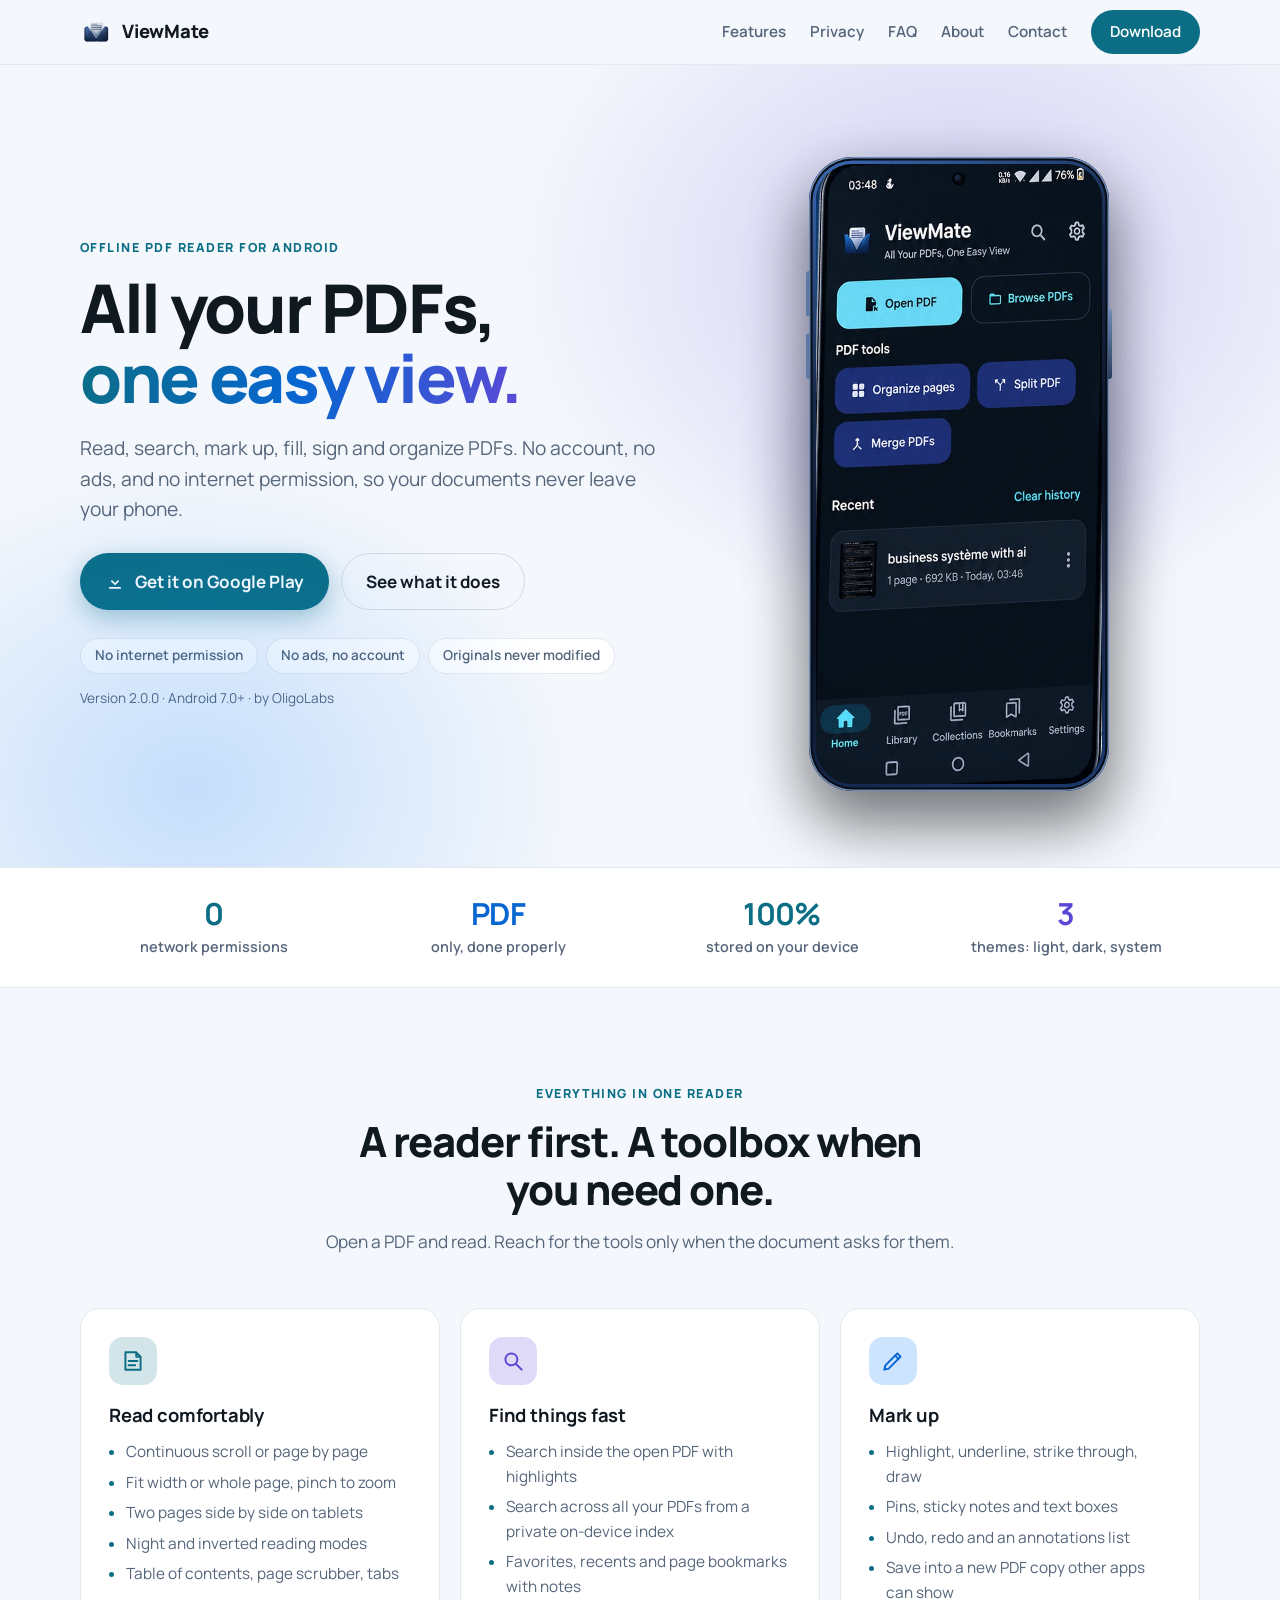
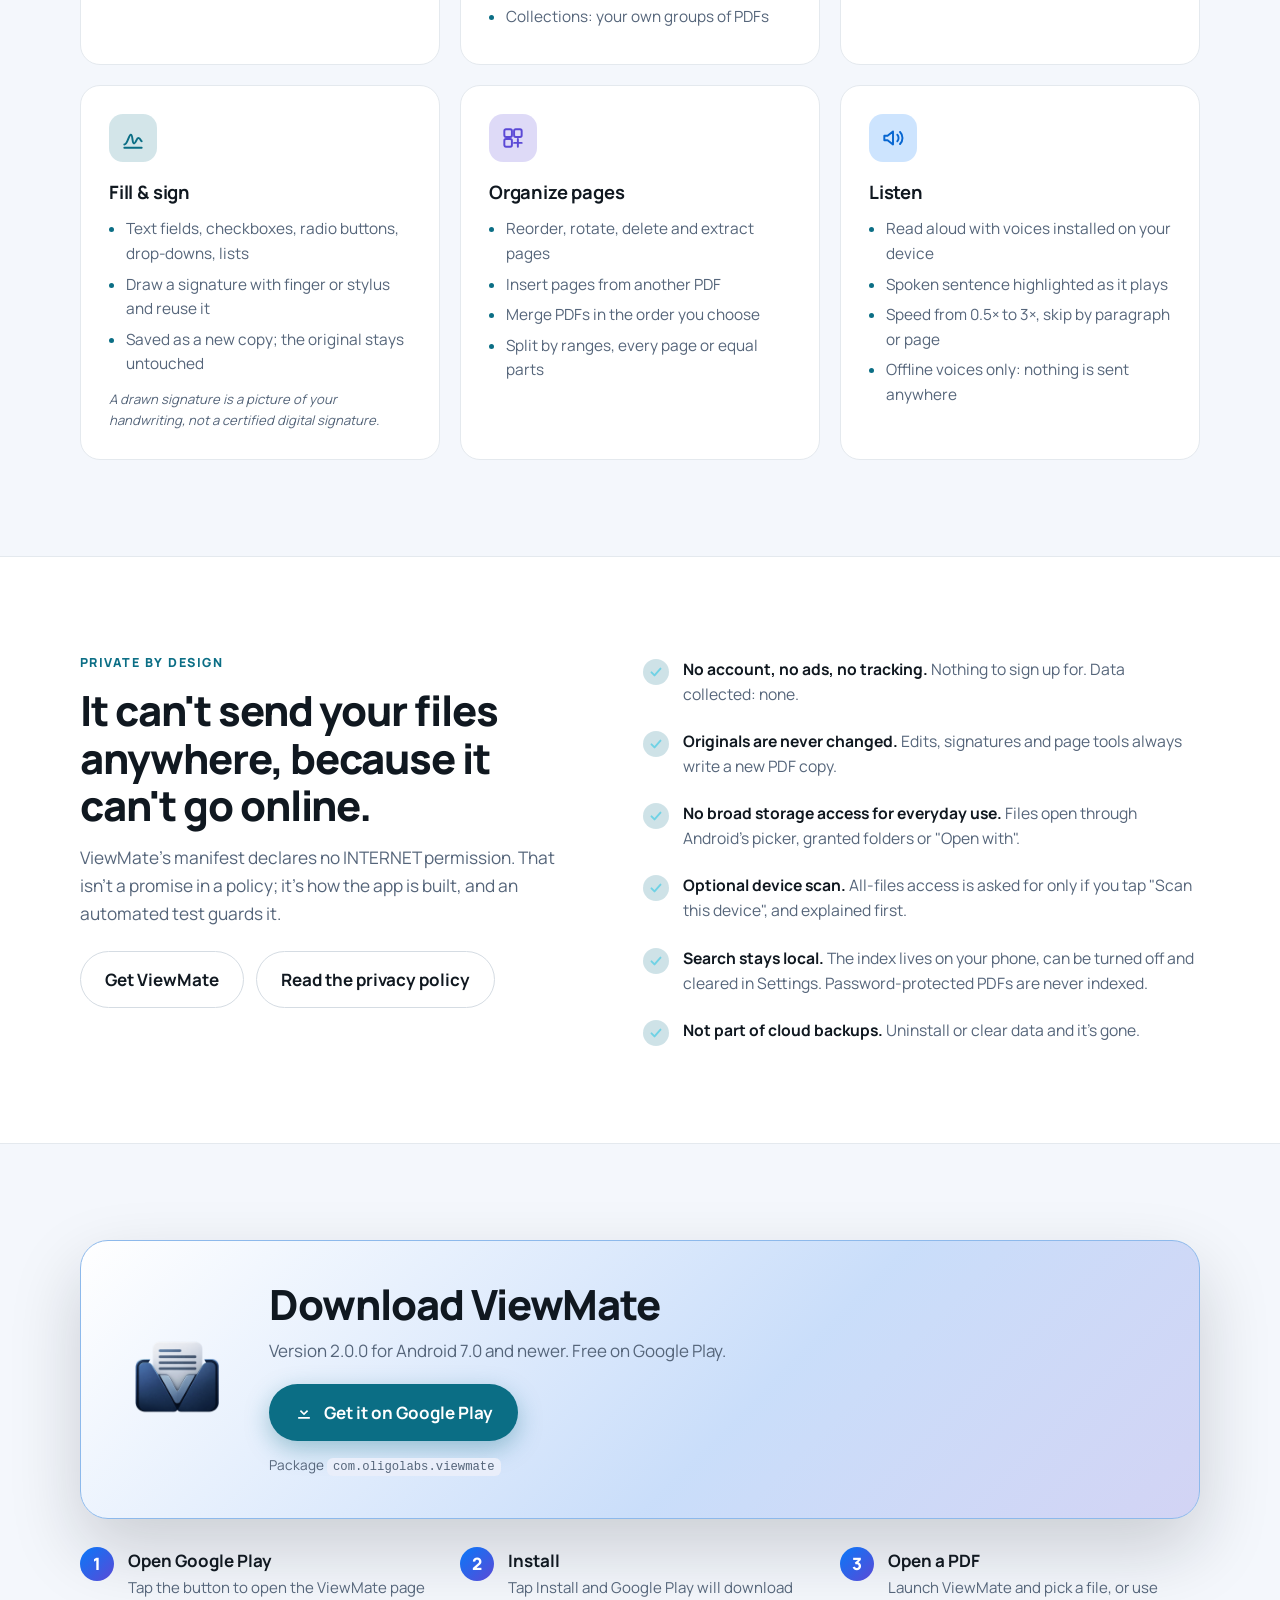
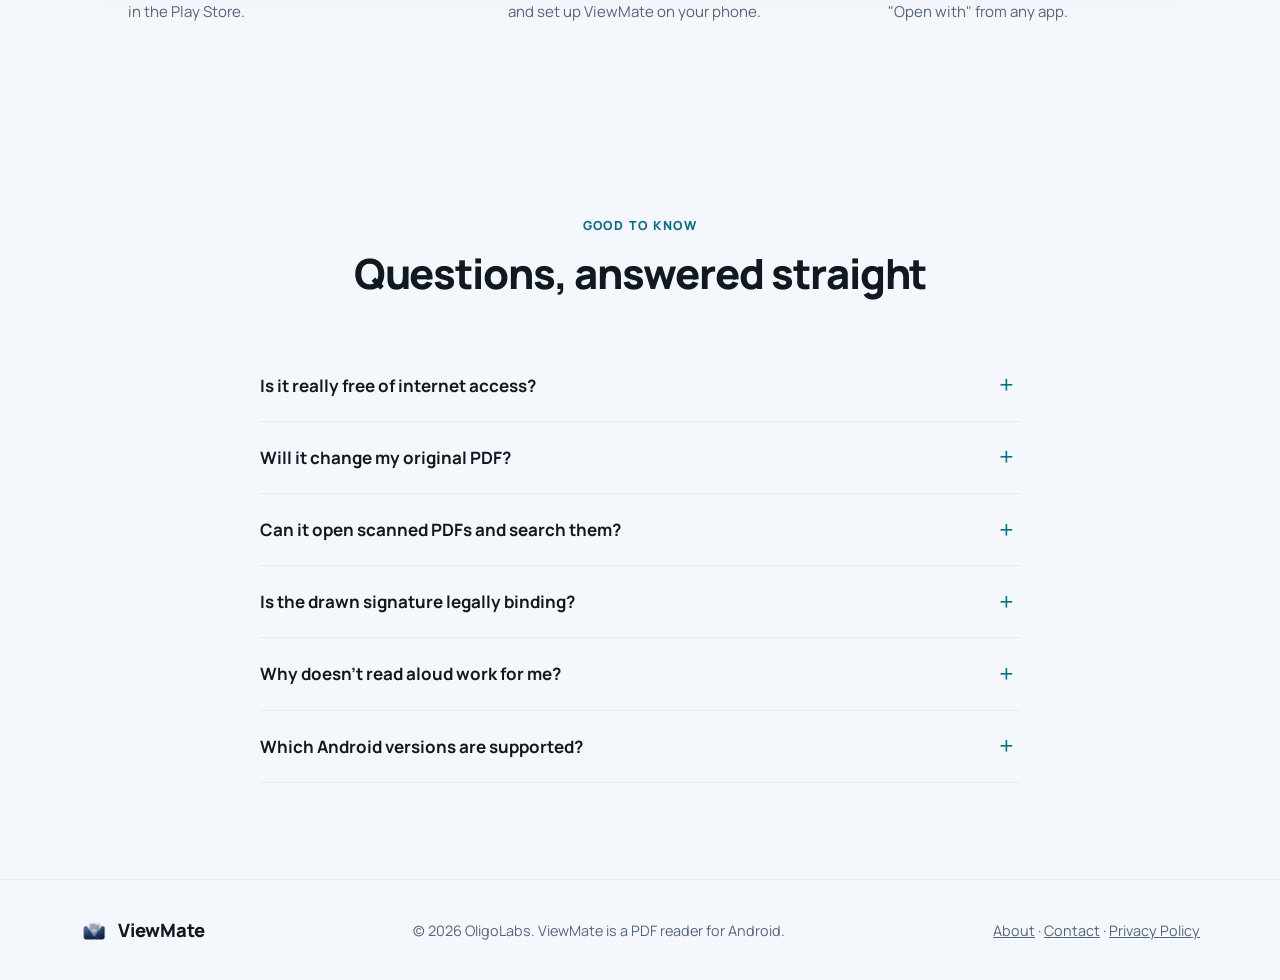
<file: index.html>
<!doctype html>
<html lang="en">
<head>
  <meta charset="utf-8">
  <meta name="viewport" content="width=device-width, initial-scale=1, viewport-fit=cover">
  <title>ViewMate: Offline PDF Reader for Android</title>
  <meta name="description" content="Read, search, mark up, fill and organize PDFs on Android. ViewMate has no account, no ads and no internet permission, so your documents never leave your phone.">
  <meta name="theme-color" content="#101820">
  <meta property="og:title" content="ViewMate: All your PDFs, one easy view">
  <meta property="og:description" content="A private, offline PDF reader for Android. Read, search, mark up, fill, sign and organize.">
  <meta property="og:image" content="assets/icon-512.png">
  <link rel="icon" type="image/png" href="assets/icon-64.png">
  <link rel="apple-touch-icon" href="assets/icon-180.png">
  <link rel="preload" href="assets/Manrope-Variable.ttf" as="font" type="font/ttf" crossorigin>
  <link rel="stylesheet" href="style.css">
</head>
<body>

<header class="nav" id="top">
  <div class="wrap nav-in">
    <a class="brand" href="#top" aria-label="ViewMate home">
      <img src="assets/icon-64.png" width="32" height="32" alt="">
      <span>ViewMate</span>
    </a>
    <nav aria-label="Main">
      <a href="#features">Features</a>
      <a href="#privacy">Privacy</a>
      <a href="#faq">FAQ</a>
      <a href="about.html">About</a>
      <a href="contact.html">Contact</a>
      <a class="btn btn-sm" href="#download">Download</a>
    </nav>
  </div>
</header>

<main>

<!-- HERO -->
<section class="hero">
  <div class="wrap hero-in">
    <div class="hero-copy">
      <p class="eyebrow">Offline PDF reader for Android</p>
      <h1>All your PDFs,<br><span class="grad">one easy view.</span></h1>
      <p class="lede">Read, search, mark up, fill, sign and organize PDFs. No account, no ads, and no internet permission, so your documents never leave your phone.</p>
      <div class="cta">
        <a class="btn" href="https://play.google.com/store/apps/details?id=com.oligolabs.viewmate" target="_blank" rel="noopener">
          <svg viewBox="0 0 24 24" width="20" height="20" aria-hidden="true"><path fill="currentColor" d="M12 3v10.2l3.6-3.6L17 11l-5 5-5-5 1.4-1.4 3.6 3.6V3h1zM5 18h14v2H5z"/></svg>
          Get it on Google Play
        </a>
        <a class="btn btn-ghost" href="#features">See what it does</a>
      </div>
      <ul class="chips" aria-label="Highlights">
        <li>No internet permission</li>
        <li>No ads, no account</li>
        <li>Originals never modified</li>
      </ul>
      <p class="fine">Version 2.0.0 &middot; Android 7.0+ &middot; by OligoLabs</p>
    </div>

    <!-- App screens inside a phone frame, crossfading -->
    <div class="stage">
      <div class="glow" aria-hidden="true"></div>
      <div class="phone">
        <div class="shots">
          <img src="assets/screens/screen-1.webp" width="540" height="1170" alt="ViewMate home screen with Open PDF, Browse PDFs, PDF tools and recent files">
          <img src="assets/screens/screen-2.webp" width="540" height="1170" alt="Display options: Normal, Night and Invert page appearance, scroll or swipe layout, fit width or whole page" loading="lazy">
          <img src="assets/screens/screen-3.webp" width="540" height="1170" alt="Settings screen with System, Light and Dark theme, last-read page, page fit and layout" loading="lazy">
        </div>
      </div>
    </div>
  </div>
</section>

<!-- TRUST STRIP -->
<section class="strip" aria-label="Key facts">
  <div class="wrap strip-in">
    <div><strong>0</strong><span>network permissions</span></div>
    <div><strong>PDF</strong><span>only, done properly</span></div>
    <div><strong>100%</strong><span>stored on your device</span></div>
    <div><strong>3</strong><span>themes: light, dark, system</span></div>
  </div>
</section>

<!-- FEATURES -->
<section class="section" id="features">
  <div class="wrap">
    <div class="head">
      <p class="eyebrow">Everything in one reader</p>
      <h2>A reader first. A toolbox when you need one.</h2>
      <p class="sub">Open a PDF and read. Reach for the tools only when the document asks for them.</p>
    </div>

    <div class="grid">
      <article class="card">
        <div class="ico a"><svg viewBox="0 0 24 24"><path d="M5 4h10l4 4v12H5z M15 4v4h4" /><path d="M8 12h8M8 16h6"/></svg></div>
        <h3>Read comfortably</h3>
        <ul>
          <li>Continuous scroll or page by page</li>
          <li>Fit width or whole page, pinch to zoom</li>
          <li>Two pages side by side on tablets</li>
          <li>Night and inverted reading modes</li>
          <li>Table of contents, page scrubber, tabs</li>
        </ul>
      </article>

      <article class="card">
        <div class="ico b"><svg viewBox="0 0 24 24"><circle cx="10.5" cy="10.5" r="5.5"/><path d="M15 15l5 5"/></svg></div>
        <h3>Find things fast</h3>
        <ul>
          <li>Search inside the open PDF with highlights</li>
          <li>Search across all your PDFs from a private on-device index</li>
          <li>Favorites, recents and page bookmarks with notes</li>
          <li>Collections: your own groups of PDFs</li>
        </ul>
      </article>

      <article class="card">
        <div class="ico c"><svg viewBox="0 0 24 24"><path d="M4 20l1-4L16 5l3 3L8 19z"/><path d="M14 7l3 3"/></svg></div>
        <h3>Mark up</h3>
        <ul>
          <li>Highlight, underline, strike through, draw</li>
          <li>Pins, sticky notes and text boxes</li>
          <li>Undo, redo and an annotations list</li>
          <li>Save into a new PDF copy other apps can show</li>
        </ul>
      </article>

      <article class="card">
        <div class="ico a"><svg viewBox="0 0 24 24"><path d="M4 18c3 0 4-9 6-9s1 8 3 8 2-5 4-5 2 3 3 3"/><path d="M4 21h16"/></svg></div>
        <h3>Fill &amp; sign</h3>
        <ul>
          <li>Text fields, checkboxes, radio buttons, drop-downs, lists</li>
          <li>Draw a signature with finger or stylus and reuse it</li>
          <li>Saved as a new copy; the original stays untouched</li>
        </ul>
        <p class="note">A drawn signature is a picture of your handwriting, not a certified digital signature.</p>
      </article>

      <article class="card">
        <div class="ico b"><svg viewBox="0 0 24 24"><rect x="4" y="4" width="7" height="7" rx="1.5"/><rect x="13" y="4" width="7" height="7" rx="1.5"/><rect x="4" y="13" width="7" height="7" rx="1.5"/><path d="M16.5 13v7M13 16.5h7"/></svg></div>
        <h3>Organize pages</h3>
        <ul>
          <li>Reorder, rotate, delete and extract pages</li>
          <li>Insert pages from another PDF</li>
          <li>Merge PDFs in the order you choose</li>
          <li>Split by ranges, every page or equal parts</li>
        </ul>
      </article>

      <article class="card">
        <div class="ico c"><svg viewBox="0 0 24 24"><path d="M4 10v4h3l5 4V6L7 10z"/><path d="M16 9c1.5 1.5 1.5 4.500 0 6M18.500 6.500c3 3 3 8 0 11"/></svg></div>
        <h3>Listen</h3>
        <ul>
          <li>Read aloud with voices installed on your device</li>
          <li>Spoken sentence highlighted as it plays</li>
          <li>Speed from 0.5&times; to 3&times;, skip by paragraph or page</li>
          <li>Offline voices only: nothing is sent anywhere</li>
        </ul>
      </article>
    </div>
  </div>
</section>

<!-- PRIVACY -->
<section class="section privacy" id="privacy">
  <div class="wrap privacy-in">
    <div>
      <p class="eyebrow">Private by design</p>
      <h2>It can't send your files anywhere, because it can't go online.</h2>
      <p class="sub">ViewMate's manifest declares no INTERNET permission. That isn't a promise in a policy; it's how the app is built, and an automated test guards it.</p>
      <div class="cta">
        <a class="btn btn-ghost" href="#download">Get ViewMate</a>
        <a class="btn btn-ghost" href="privacy.html">Read the privacy policy</a>
      </div>
    </div>
    <ul class="checks">
      <li><b>No account, no ads, no tracking.</b> Nothing to sign up for. Data collected: none.</li>
      <li><b>Originals are never changed.</b> Edits, signatures and page tools always write a new PDF copy.</li>
      <li><b>No broad storage access for everyday use.</b> Files open through Android's picker, granted folders or "Open with".</li>
      <li><b>Optional device scan.</b> All-files access is asked for only if you tap "Scan this device", and explained first.</li>
      <li><b>Search stays local.</b> The index lives on your phone, can be turned off and cleared in Settings. Password-protected PDFs are never indexed.</li>
      <li><b>Not part of cloud backups.</b> Uninstall or clear data and it's gone.</li>
    </ul>
  </div>
</section>

<!-- DOWNLOAD -->
<section class="section" id="download">
  <div class="wrap">
    <div class="dl">
      <img src="assets/icon-512.png" width="112" height="112" alt="ViewMate app icon" class="dl-icon">
      <div class="dl-copy">
        <h2>Download ViewMate</h2>
        <p>Version 2.0.0 for Android 7.0 and newer. Free on Google Play.</p>
        <div class="cta">
          <a class="btn" id="apk-link" href="https://play.google.com/store/apps/details?id=com.oligolabs.viewmate" target="_blank" rel="noopener">
            <svg viewBox="0 0 24 24" width="20" height="20" aria-hidden="true"><path fill="currentColor" d="M12 3v10.2l3.6-3.6L17 11l-5 5-5-5 1.4-1.4 3.6 3.6V3h1zM5 18h14v2H5z"/></svg>
            Get it on Google Play
          </a>
        </div>
        <p class="fine">Package <code>com.oligolabs.viewmate</code></p>
      </div>
    </div>

    <ol class="steps">
      <li><span>1</span><div><b>Open Google Play</b><p>Tap the button to open the ViewMate page in the Play Store.</p></div></li>
      <li><span>2</span><div><b>Install</b><p>Tap Install and Google Play will download and set up ViewMate on your phone.</p></div></li>
      <li><span>3</span><div><b>Open a PDF</b><p>Launch ViewMate and pick a file, or use "Open with" from any app.</p></div></li>
    </ol>
  </div>
</section>

<!-- FAQ -->
<section class="section faq" id="faq">
  <div class="wrap narrow">
    <div class="head">
      <p class="eyebrow">Good to know</p>
      <h2>Questions, answered straight</h2>
    </div>
    <details>
      <summary>Is it really free of internet access?</summary>
      <p>Yes. The app declares no INTERNET permission, so Android won't let it make network connections. Links inside a PDF open in your own browser.</p>
    </details>
    <details>
      <summary>Will it change my original PDF?</summary>
      <p>No. Annotations, filled forms, signatures, merges, splits and page edits are saved as a new copy through Android's "Save as" screen.</p>
    </details>
    <details>
      <summary>Can it open scanned PDFs and search them?</summary>
      <p>It opens and displays them fine. ViewMate has no OCR, so scanned pages can't be searched or read aloud, and the app tells you when that's the case.</p>
    </details>
    <details>
      <summary>Is the drawn signature legally binding?</summary>
      <p>It's a picture of your handwriting placed on the page, not a certificate-based digital signature. Check what the recipient requires.</p>
    </details>
    <details>
      <summary>Why doesn't read aloud work for me?</summary>
      <p>It only uses offline voices installed on your device. If you have none, install one in Android's text-to-speech settings and try again.</p>
    </details>
    <details>
      <summary>Which Android versions are supported?</summary>
      <p>Android 7.0 (API 24) and newer. The "Scan this device" option isn't available on Android 10; there you can grant folders instead.</p>
    </details>
  </div>
</section>

</main>

<footer class="foot">
  <div class="wrap foot-in">
    <a class="brand" href="#top"><img src="assets/icon-64.png" width="28" height="28" alt=""><span>ViewMate</span></a>
    <p>&copy; 2026 OligoLabs. ViewMate is a PDF reader for Android.</p>
    <p class="fine"><a href="about.html">About</a> &middot; <a href="contact.html">Contact</a> &middot; <a href="privacy.html">Privacy Policy</a></p>
  </div>
</footer>

</body>
</html>
</file>
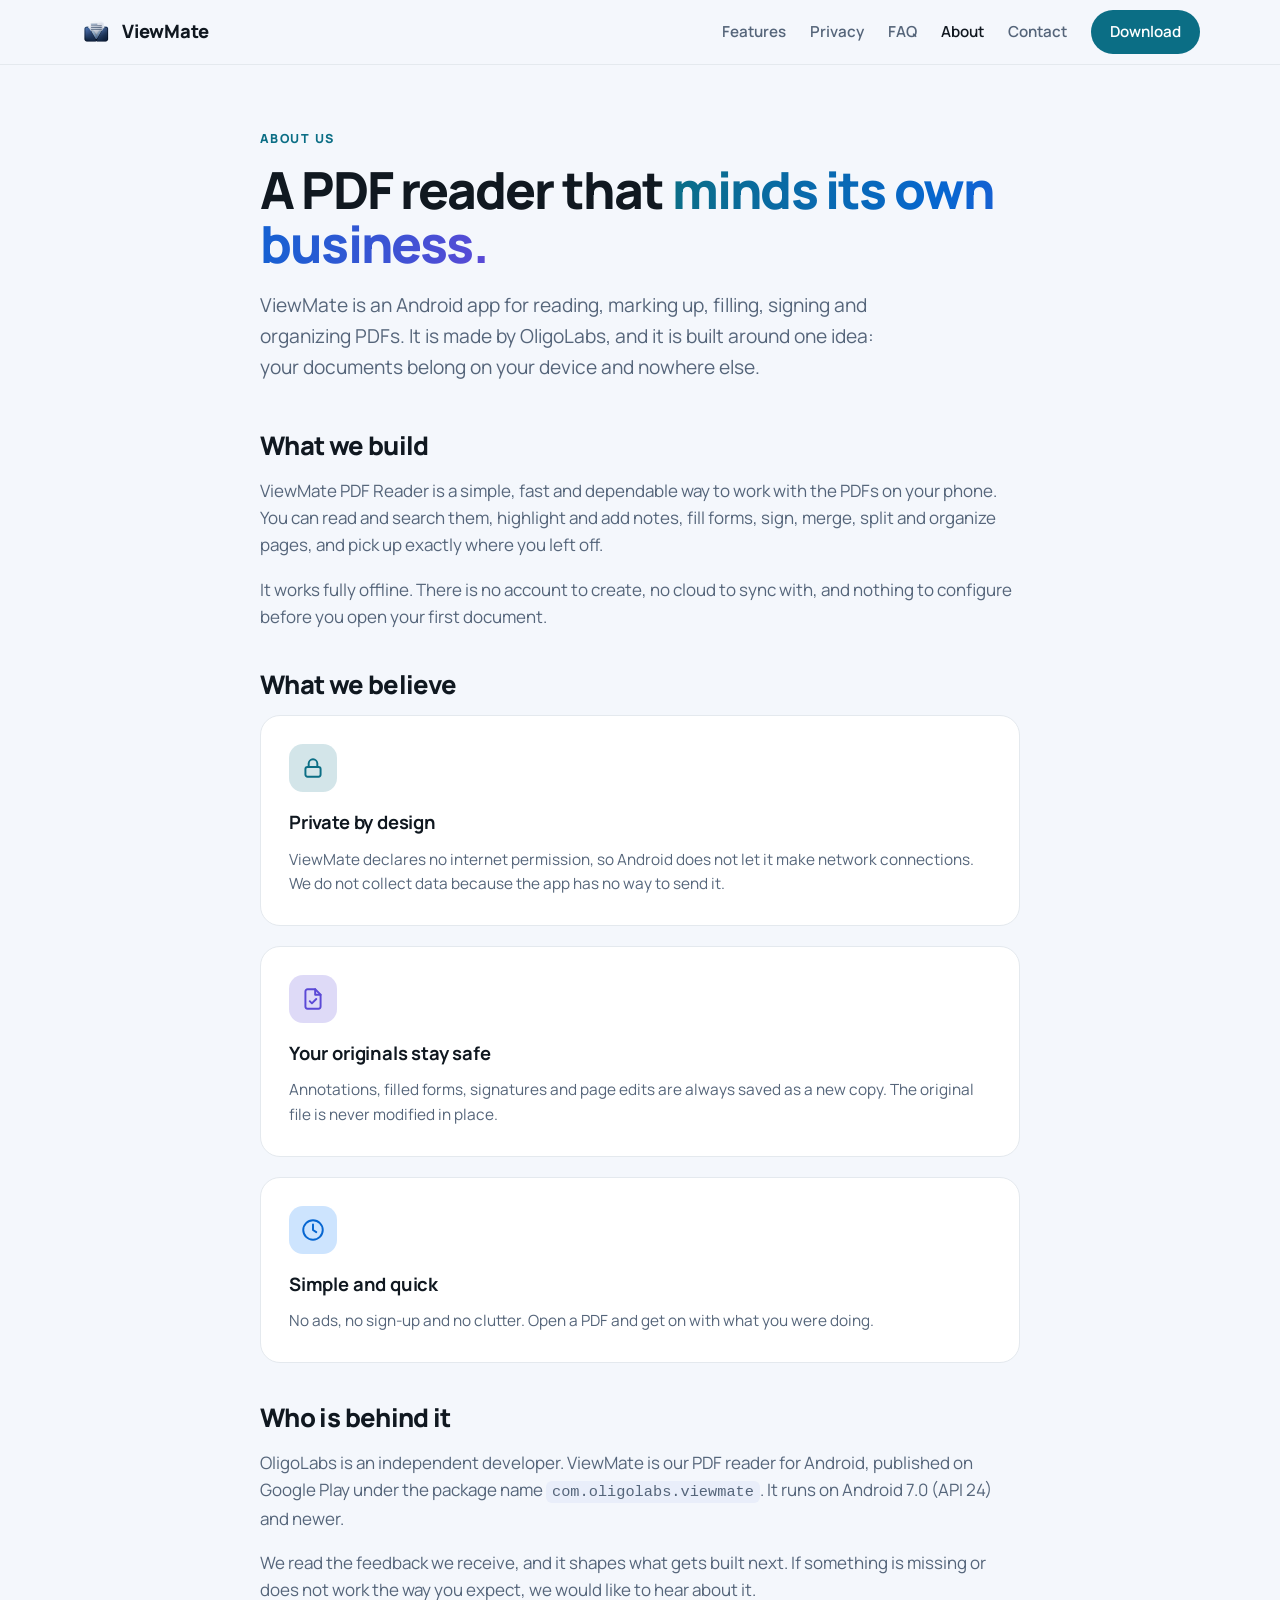
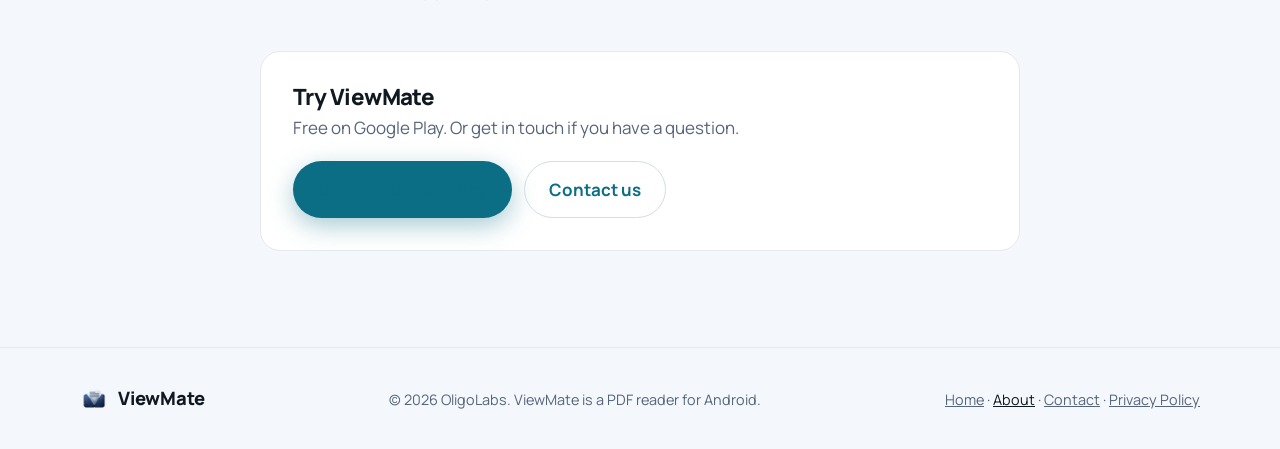
<file: about.html>
<!doctype html>
<html lang="en">
<head>
  <meta charset="utf-8">
  <meta name="viewport" content="width=device-width, initial-scale=1, viewport-fit=cover">
  <title>About Us | ViewMate PDF Reader</title>
  <meta name="description" content="ViewMate is an offline PDF reader for Android, built by OligoLabs. No account, no ads and no internet permission: your documents stay on your device.">
  <meta name="theme-color" content="#101820">
  <link rel="icon" type="image/png" href="assets/icon-64.png">
  <link rel="apple-touch-icon" href="assets/icon-180.png">
  <link rel="preload" href="assets/Manrope-Variable.ttf" as="font" type="font/ttf" crossorigin>
  <link rel="stylesheet" href="style.css">
</head>
<body>

<header class="nav" id="top">
  <div class="wrap nav-in">
    <a class="brand" href="index.html" aria-label="ViewMate home">
      <img src="assets/icon-64.png" width="32" height="32" alt="">
      <span>ViewMate</span>
    </a>
    <nav aria-label="Main">
      <a href="index.html#features">Features</a>
      <a href="index.html#privacy">Privacy</a>
      <a href="index.html#faq">FAQ</a>
      <a href="about.html" aria-current="page">About</a>
      <a href="contact.html">Contact</a>
      <a class="btn btn-sm" href="index.html#download">Download</a>
    </nav>
  </div>
</header>

<main>

<section class="page-hero">
  <div class="wrap narrow">
    <p class="eyebrow">About us</p>
    <h1>A PDF reader that <span class="grad">minds its own business.</span></h1>
    <p class="lede">ViewMate is an Android app for reading, marking up, filling, signing and organizing PDFs. It is made by OligoLabs, and it is built around one idea: your documents belong on your device and nowhere else.</p>
  </div>
</section>

<section class="section about-body">
  <div class="wrap narrow">

    <h2>What we build</h2>
    <p>ViewMate PDF Reader is a simple, fast and dependable way to work with the PDFs on your phone. You can read and search them, highlight and add notes, fill forms, sign, merge, split and organize pages, and pick up exactly where you left off.</p>
    <p>It works fully offline. There is no account to create, no cloud to sync with, and nothing to configure before you open your first document.</p>

    <h2>What we believe</h2>
    <div class="grid values">
      <div class="card">
        <div class="ico a" aria-hidden="true">
          <svg viewBox="0 0 24 24"><rect x="5" y="11" width="14" height="9" rx="2"/><path d="M8 11V8a4 4 0 0 1 8 0v3"/></svg>
        </div>
        <h3>Private by design</h3>
        <p>ViewMate declares no internet permission, so Android does not let it make network connections. We do not collect data because the app has no way to send it.</p>
      </div>
      <div class="card">
        <div class="ico b" aria-hidden="true">
          <svg viewBox="0 0 24 24"><path d="M14 3H7a2 2 0 0 0-2 2v14a2 2 0 0 0 2 2h10a2 2 0 0 0 2-2V8z"/><path d="M14 3v5h5"/><path d="M9 14l2 2 4-4"/></svg>
        </div>
        <h3>Your originals stay safe</h3>
        <p>Annotations, filled forms, signatures and page edits are always saved as a new copy. The original file is never modified in place.</p>
      </div>
      <div class="card">
        <div class="ico c" aria-hidden="true">
          <svg viewBox="0 0 24 24"><circle cx="12" cy="12" r="9"/><path d="M12 7v5l3 2"/></svg>
        </div>
        <h3>Simple and quick</h3>
        <p>No ads, no sign-up and no clutter. Open a PDF and get on with what you were doing.</p>
      </div>
    </div>

    <h2>Who is behind it</h2>
    <p>OligoLabs is an independent developer. ViewMate is our PDF reader for Android, published on Google Play under the package name <code>com.oligolabs.viewmate</code>. It runs on Android 7.0 (API 24) and newer.</p>
    <p>We read the feedback we receive, and it shapes what gets built next. If something is missing or does not work the way you expect, we would like to hear about it.</p>

    <div class="cta-band">
      <div>
        <h2>Try ViewMate</h2>
        <p>Free on Google Play. Or get in touch if you have a question.</p>
      </div>
      <div class="cta">
        <a class="btn" href="https://play.google.com/store/apps/details?id=com.oligolabs.viewmate" target="_blank" rel="noopener">Get it on Google Play</a>
        <a class="btn btn-ghost" href="contact.html">Contact us</a>
      </div>
    </div>

  </div>
</section>

</main>

<footer class="foot">
  <div class="wrap foot-in">
    <a class="brand" href="index.html"><img src="assets/icon-64.png" width="28" height="28" alt=""><span>ViewMate</span></a>
    <p>&copy; 2026 OligoLabs. ViewMate is a PDF reader for Android.</p>
    <p class="fine"><a href="index.html">Home</a> &middot; <a href="about.html" aria-current="page">About</a> &middot; <a href="contact.html">Contact</a> &middot; <a href="privacy.html">Privacy Policy</a></p>
  </div>
</footer>

</body>
</html>
</file>
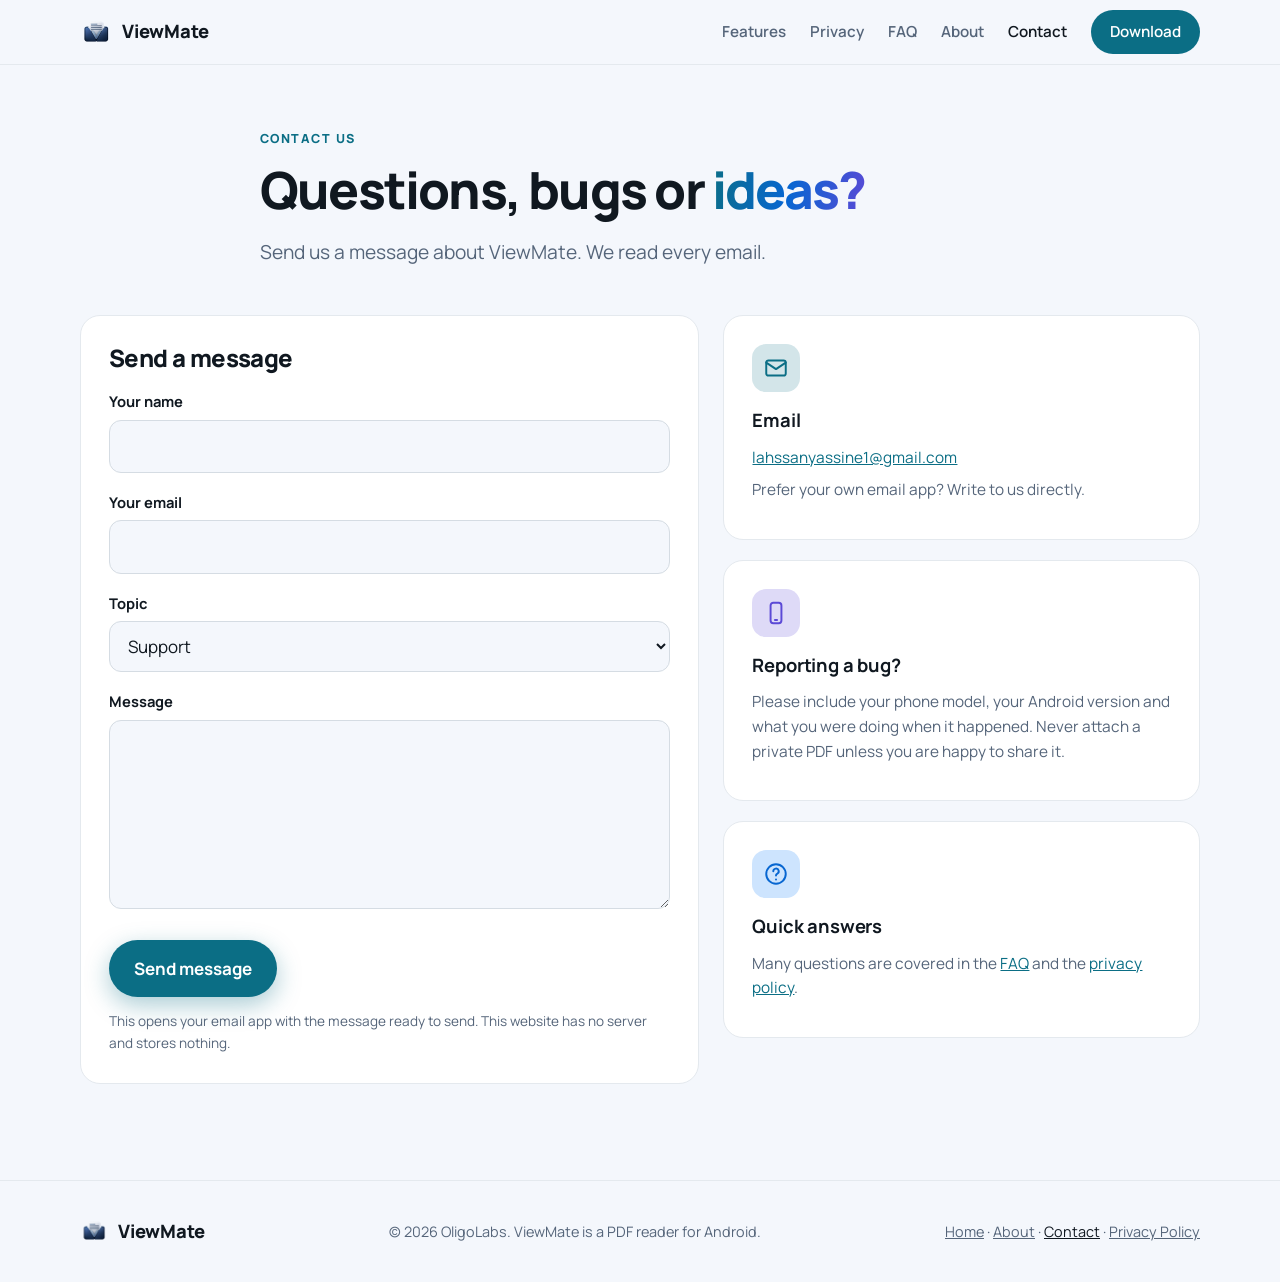
<file: contact.html>
<!doctype html>
<html lang="en">
<head>
  <meta charset="utf-8">
  <meta name="viewport" content="width=device-width, initial-scale=1, viewport-fit=cover">
  <title>Contact Us | ViewMate PDF Reader</title>
  <meta name="description" content="Contact the ViewMate PDF Reader team at OligoLabs for support, feedback, bug reports or privacy questions.">
  <meta name="theme-color" content="#101820">
  <link rel="icon" type="image/png" href="assets/icon-64.png">
  <link rel="apple-touch-icon" href="assets/icon-180.png">
  <link rel="preload" href="assets/Manrope-Variable.ttf" as="font" type="font/ttf" crossorigin>
  <link rel="stylesheet" href="style.css">
</head>
<body>

<header class="nav" id="top">
  <div class="wrap nav-in">
    <a class="brand" href="index.html" aria-label="ViewMate home">
      <img src="assets/icon-64.png" width="32" height="32" alt="">
      <span>ViewMate</span>
    </a>
    <nav aria-label="Main">
      <a href="index.html#features">Features</a>
      <a href="index.html#privacy">Privacy</a>
      <a href="index.html#faq">FAQ</a>
      <a href="about.html">About</a>
      <a href="contact.html" aria-current="page">Contact</a>
      <a class="btn btn-sm" href="index.html#download">Download</a>
    </nav>
  </div>
</header>

<main>

<section class="page-hero">
  <div class="wrap narrow">
    <p class="eyebrow">Contact us</p>
    <h1>Questions, bugs or <span class="grad">ideas?</span></h1>
    <p class="lede">Send us a message about ViewMate. We read every email.</p>
  </div>
</section>

<section class="section contact-body">
  <div class="wrap contact-grid">

    <form class="card contact-form" id="contact-form" action="mailto:lahssanyassine1@gmail.com" method="post" enctype="text/plain">
      <h2>Send a message</h2>

      <label for="name">Your name</label>
      <input id="name" name="name" type="text" autocomplete="name" required>

      <label for="email">Your email</label>
      <input id="email" name="email" type="email" autocomplete="email" required>

      <label for="topic">Topic</label>
      <select id="topic" name="topic">
        <option>Support</option>
        <option>Bug report</option>
        <option>Feature request</option>
        <option>Privacy question</option>
        <option>Other</option>
      </select>

      <label for="message">Message</label>
      <textarea id="message" name="message" rows="6" required></textarea>

      <button class="btn" type="submit">Send message</button>
      <p class="fine" id="form-note">This opens your email app with the message ready to send. This website has no server and stores nothing.</p>
    </form>

    <aside class="contact-side">
      <div class="card">
        <div class="ico a" aria-hidden="true">
          <svg viewBox="0 0 24 24"><rect x="3" y="5" width="18" height="14" rx="2"/><path d="M3 7l9 6 9-6"/></svg>
        </div>
        <h3>Email</h3>
        <p><a href="mailto:lahssanyassine1@gmail.com">lahssanyassine1@gmail.com</a></p>
        <p class="fine">Prefer your own email app? Write to us directly.</p>
      </div>

      <div class="card">
        <div class="ico b" aria-hidden="true">
          <svg viewBox="0 0 24 24"><rect x="7" y="2.500" width="10" height="19" rx="2.500"/><path d="M11 18.500h2"/></svg>
        </div>
        <h3>Reporting a bug?</h3>
        <p>Please include your phone model, your Android version and what you were doing when it happened. Never attach a private PDF unless you are happy to share it.</p>
      </div>

      <div class="card">
        <div class="ico c" aria-hidden="true">
          <svg viewBox="0 0 24 24"><circle cx="12" cy="12" r="9"/><path d="M9.500 9.500a2.500 2.500 0 1 1 3.500 2.300c-.6.300-1 .8-1 1.500"/><path d="M12 17h.01"/></svg>
        </div>
        <h3>Quick answers</h3>
        <p>Many questions are covered in the <a href="index.html#faq">FAQ</a> and the <a href="privacy.html">privacy policy</a>.</p>
      </div>
    </aside>

  </div>
</section>

</main>

<footer class="foot">
  <div class="wrap foot-in">
    <a class="brand" href="index.html"><img src="assets/icon-64.png" width="28" height="28" alt=""><span>ViewMate</span></a>
    <p>&copy; 2026 OligoLabs. ViewMate is a PDF reader for Android.</p>
    <p class="fine"><a href="index.html">Home</a> &middot; <a href="about.html">About</a> &middot; <a href="contact.html" aria-current="page">Contact</a> &middot; <a href="privacy.html">Privacy Policy</a></p>
  </div>
</footer>

<script>
  // Build a mailto: link so the message opens in the visitor's own email app.
  document.getElementById("contact-form").addEventListener("submit", function (e) {
    e.preventDefault();
    var f = e.target;
    var subject = "[ViewMate] " + f.topic.value;
    var body = f.message.value + "\n\n--\n" + f.name.value + " <" + f.email.value + ">";
    window.location.href = "mailto:lahssanyassine1@gmail.com?subject=" + encodeURIComponent(subject) + "&body=" + encodeURIComponent(body);
  });
</script>

</body>
</html>
</file>
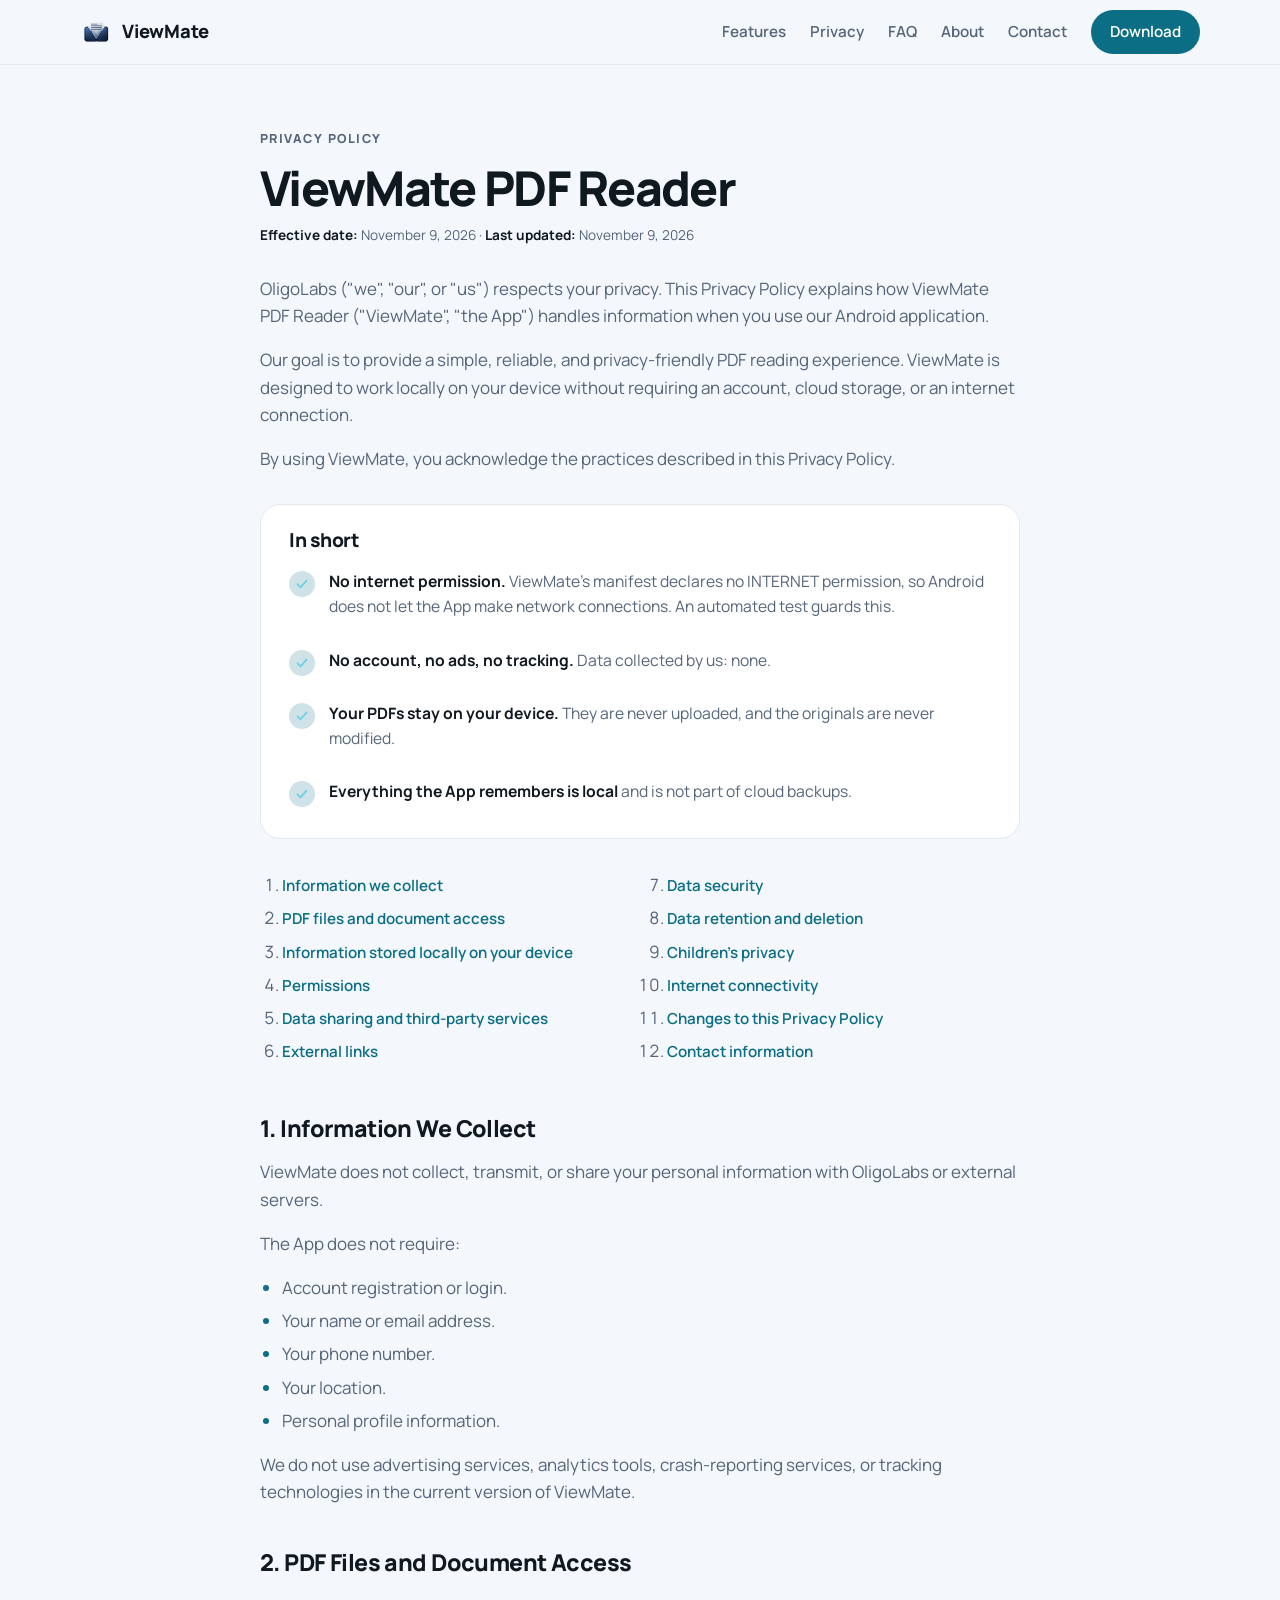
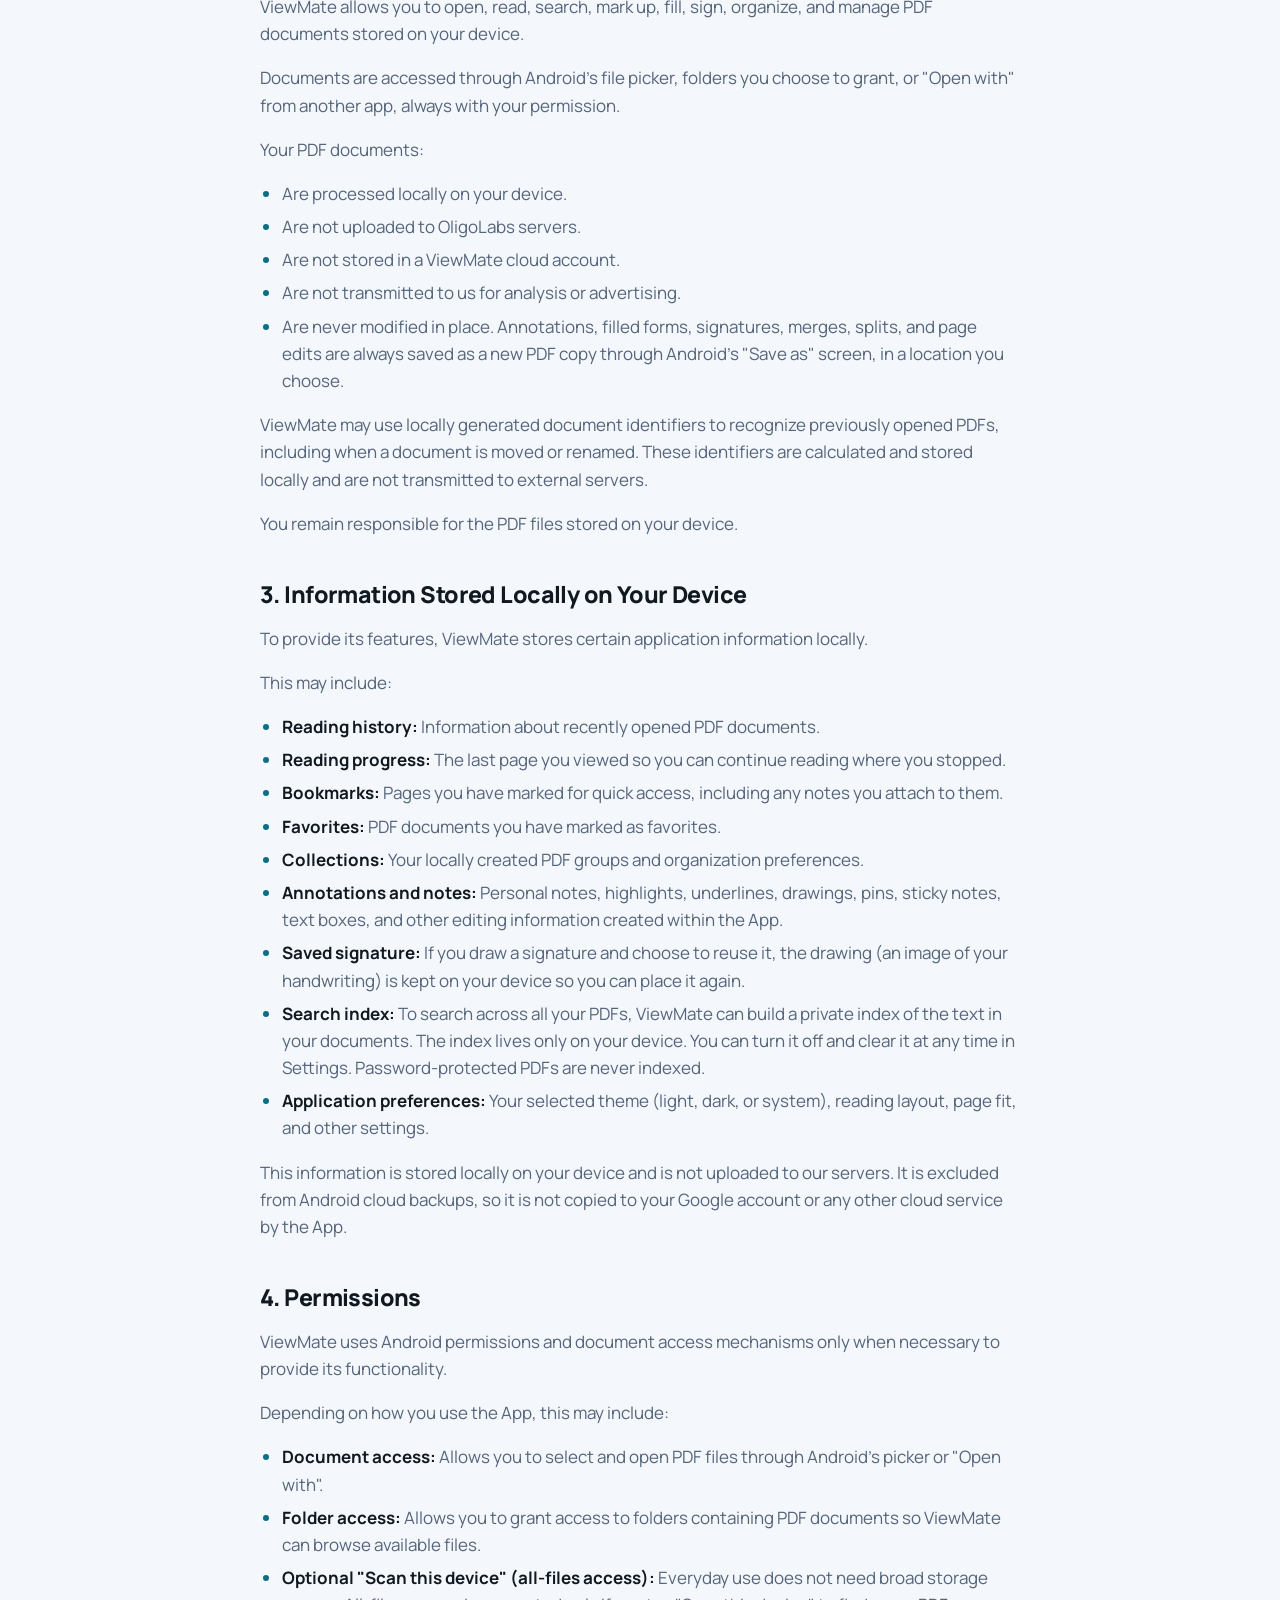
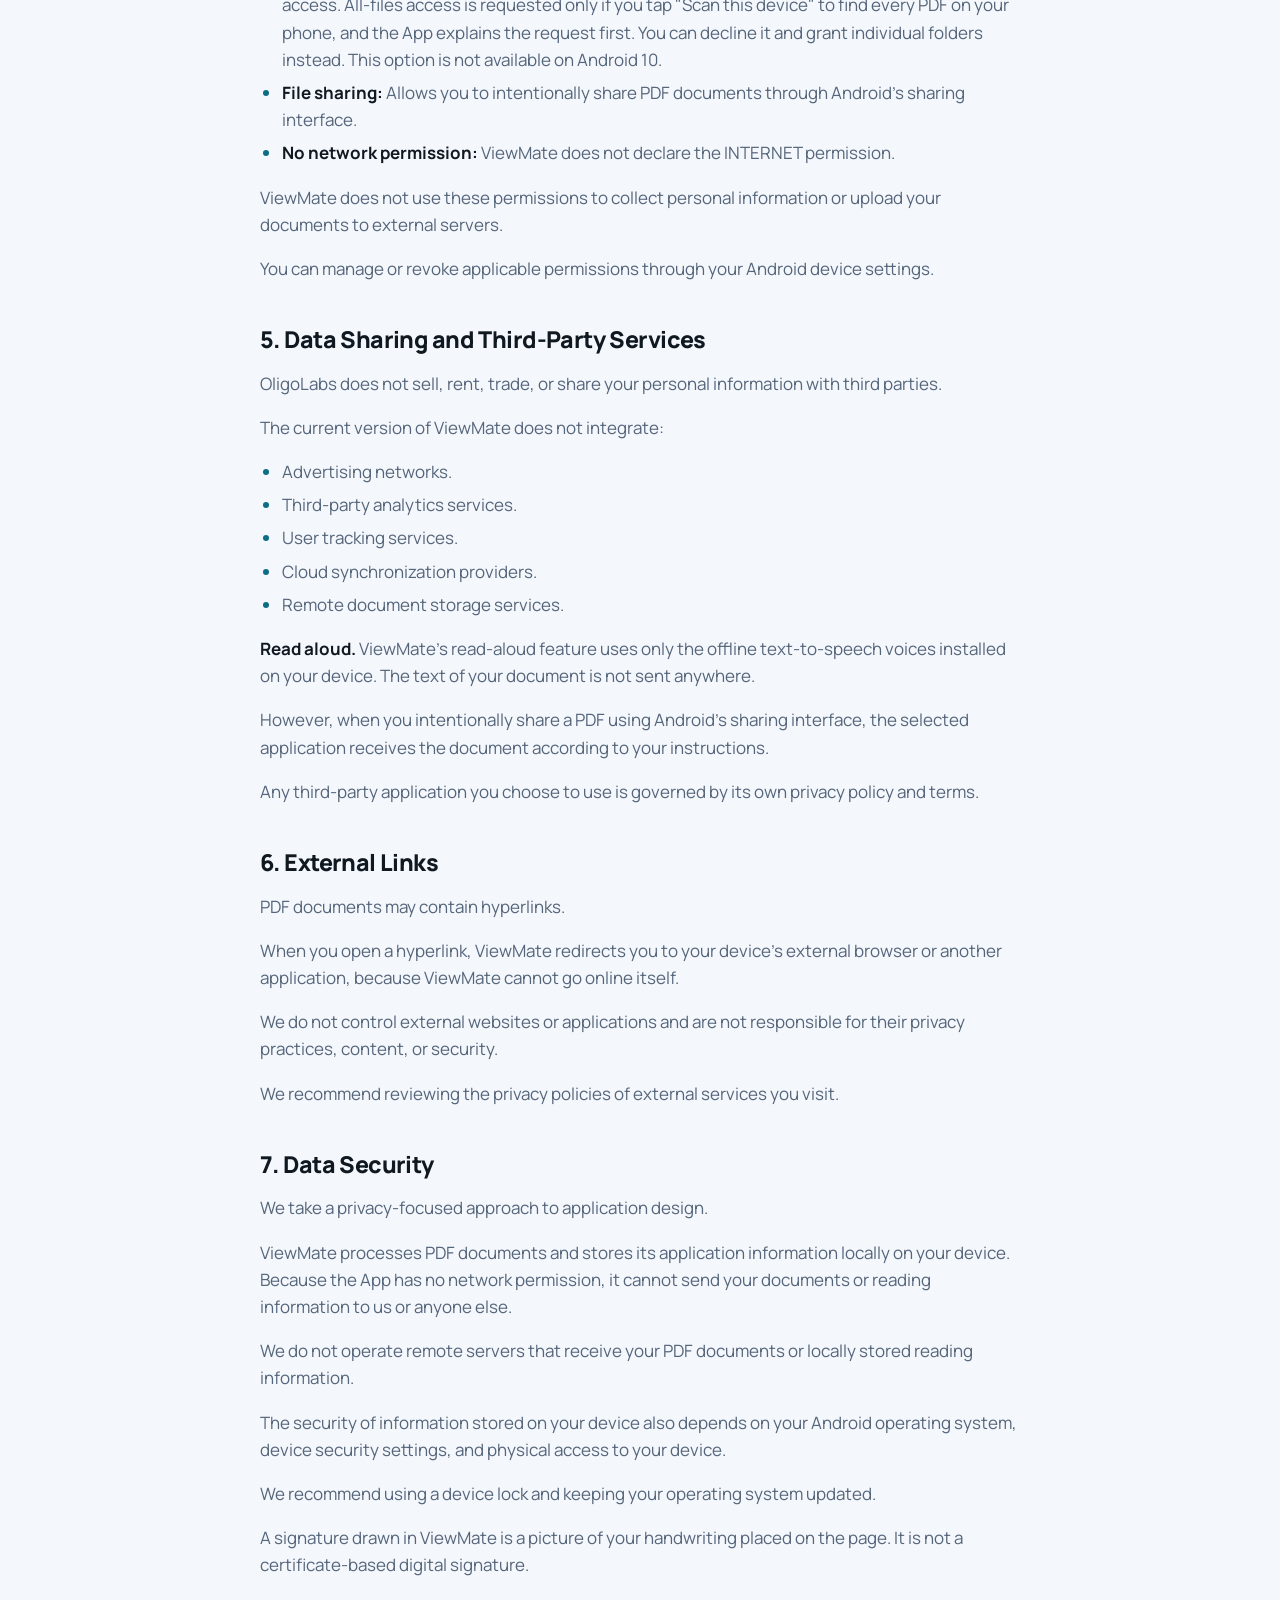
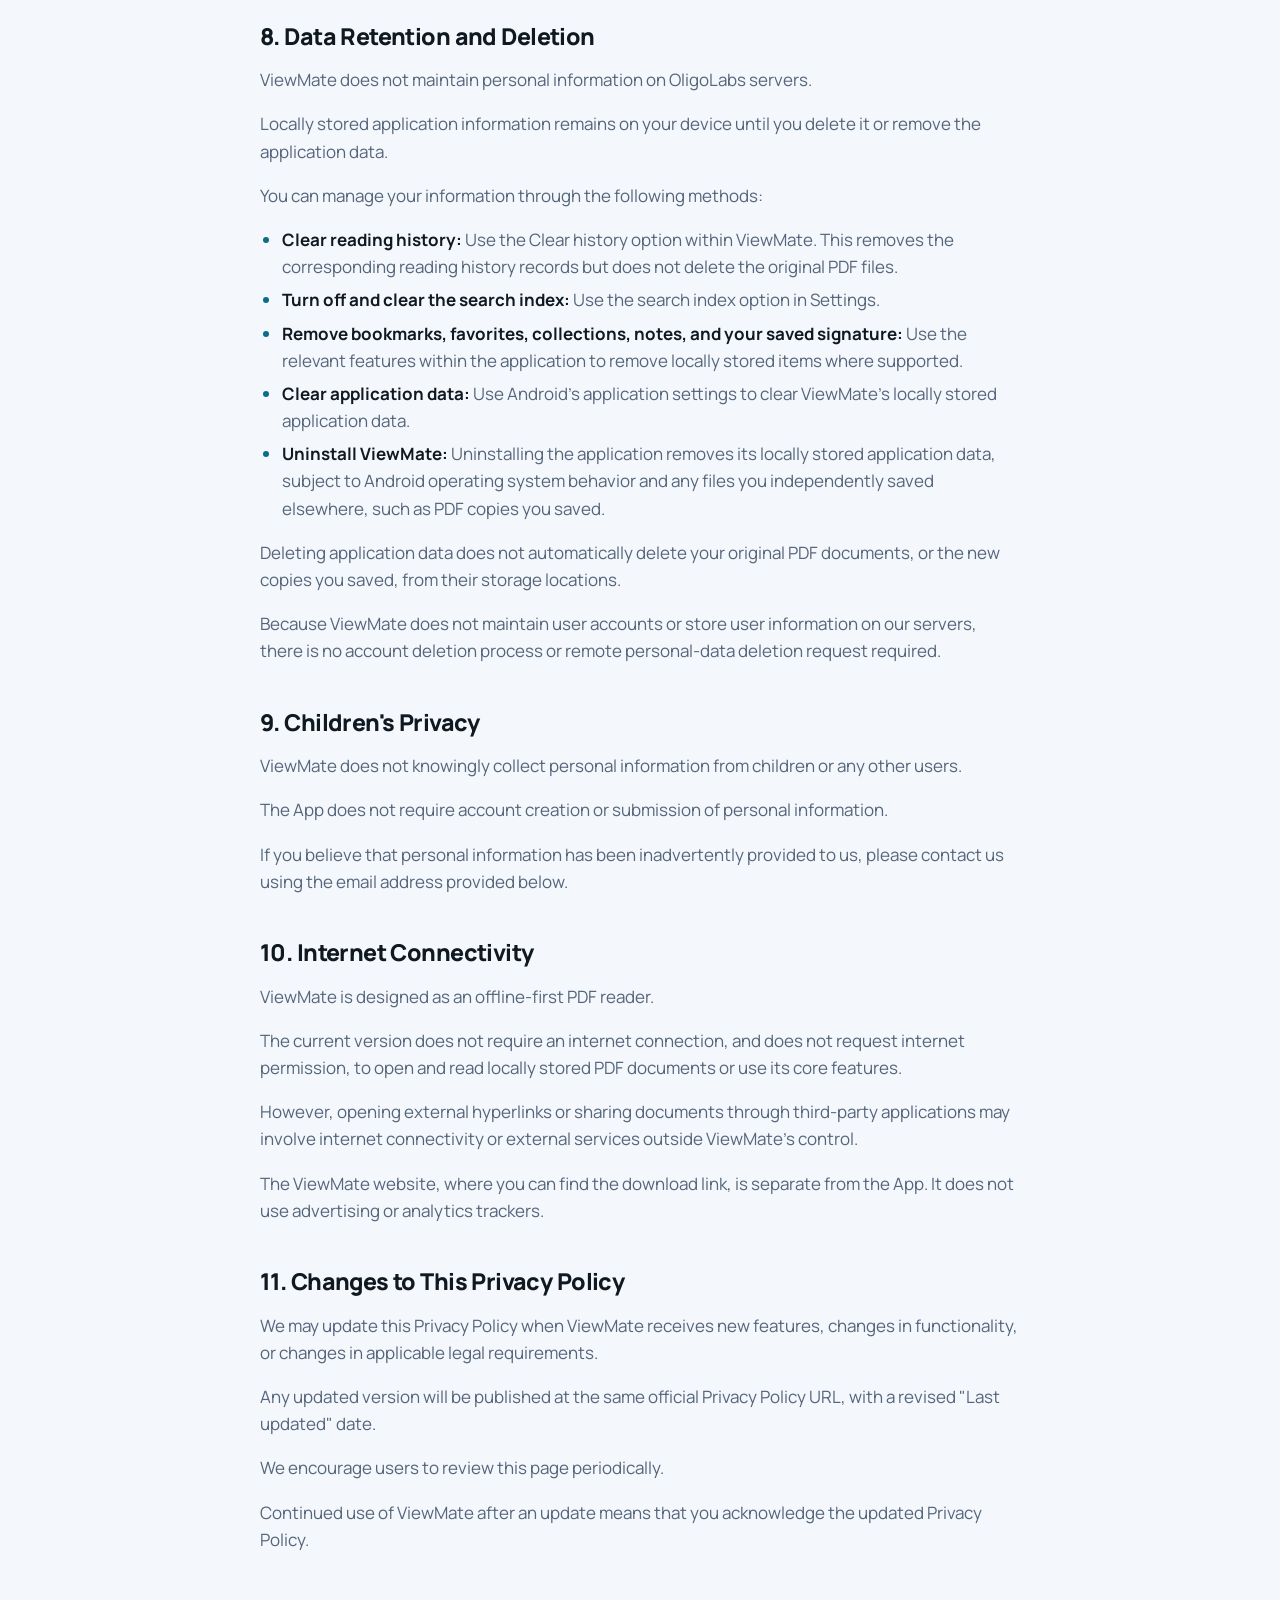
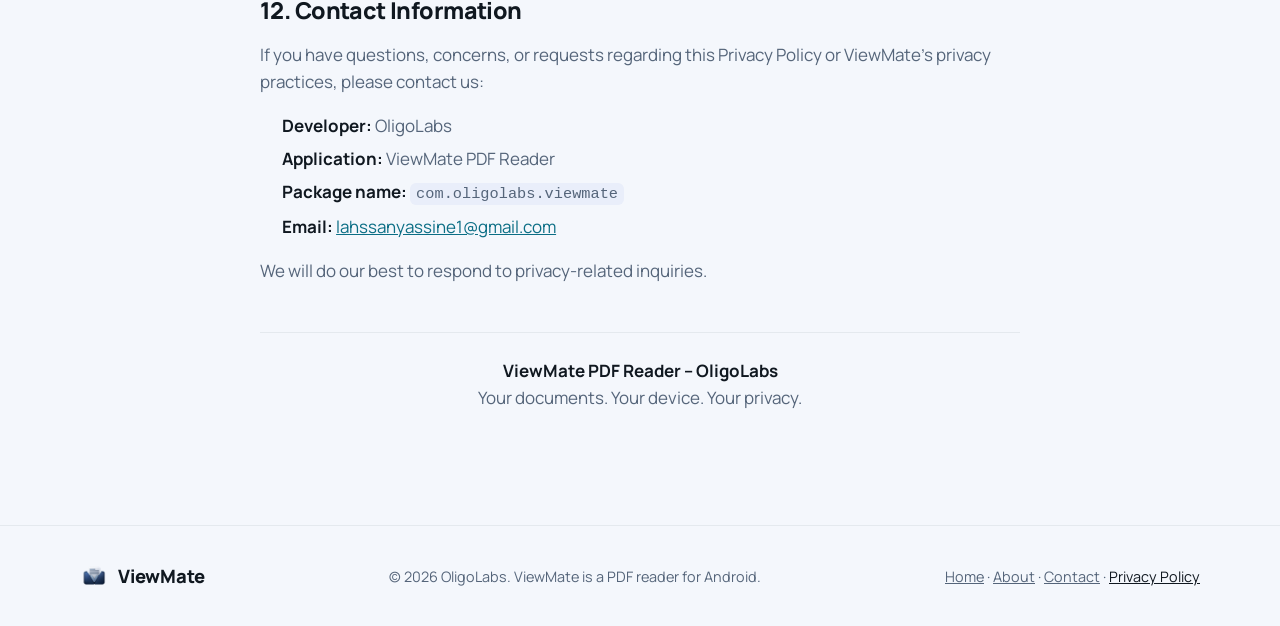
<file: privacy.html>
<!doctype html>
<html lang="en">
<head>
  <meta charset="utf-8">
  <meta name="viewport" content="width=device-width, initial-scale=1, viewport-fit=cover">
  <title>Privacy Policy | ViewMate PDF Reader</title>
  <meta name="description" content="ViewMate PDF Reader privacy policy. No account, no ads, no analytics and no internet permission: your documents stay on your device.">
  <meta name="theme-color" content="#101820">
  <link rel="icon" type="image/png" href="assets/icon-64.png">
  <link rel="apple-touch-icon" href="assets/icon-180.png">
  <link rel="preload" href="assets/Manrope-Variable.ttf" as="font" type="font/ttf" crossorigin>
  <link rel="stylesheet" href="style.css">
</head>
<body>

<header class="nav" id="top">
  <div class="wrap nav-in">
    <a class="brand" href="index.html" aria-label="ViewMate home">
      <img src="assets/icon-64.png" width="32" height="32" alt="">
      <span>ViewMate</span>
    </a>
    <nav aria-label="Main">
      <a href="index.html#features">Features</a>
      <a href="index.html#privacy">Privacy</a>
      <a href="index.html#faq">FAQ</a>
      <a href="about.html">About</a>
      <a href="contact.html">Contact</a>
      <a class="btn btn-sm" href="index.html#download">Download</a>
    </nav>
  </div>
</header>

<main>
  <article class="section policy">
    <div class="wrap narrow">

      <header class="policy-head">
        <p class="eyebrow">Privacy Policy</p>
        <h1>ViewMate PDF Reader</h1>
        <p class="fine"><b>Effective date:</b> November 9, 2026 &middot; <b>Last updated:</b> November 9, 2026</p>
      </header>

      <p>OligoLabs ("we", "our", or "us") respects your privacy. This Privacy Policy explains how ViewMate PDF Reader ("ViewMate", "the App") handles information when you use our Android application.</p>
      <p>Our goal is to provide a simple, reliable, and privacy-friendly PDF reading experience. ViewMate is designed to work locally on your device without requiring an account, cloud storage, or an internet connection.</p>
      <p>By using ViewMate, you acknowledge the practices described in this Privacy Policy.</p>

      <aside class="summary" aria-label="Summary">
        <h2>In short</h2>
        <ul class="checks">
          <li><b>No internet permission.</b> ViewMate's manifest declares no INTERNET permission, so Android does not let the App make network connections. An automated test guards this.</li>
          <li><b>No account, no ads, no tracking.</b> Data collected by us: none.</li>
          <li><b>Your PDFs stay on your device.</b> They are never uploaded, and the originals are never modified.</li>
          <li><b>Everything the App remembers is local</b> and is not part of cloud backups.</li>
        </ul>
      </aside>

      <nav class="toc" aria-label="Contents">
        <ol>
          <li><a href="#collect">Information we collect</a></li>
          <li><a href="#files">PDF files and document access</a></li>
          <li><a href="#local">Information stored locally on your device</a></li>
          <li><a href="#permissions">Permissions</a></li>
          <li><a href="#sharing">Data sharing and third-party services</a></li>
          <li><a href="#links">External links</a></li>
          <li><a href="#security">Data security</a></li>
          <li><a href="#retention">Data retention and deletion</a></li>
          <li><a href="#children">Children's privacy</a></li>
          <li><a href="#internet">Internet connectivity</a></li>
          <li><a href="#changes">Changes to this Privacy Policy</a></li>
          <li><a href="#contact">Contact information</a></li>
        </ol>
      </nav>

      <h2 id="collect">1. Information We Collect</h2>
      <p>ViewMate does not collect, transmit, or share your personal information with OligoLabs or external servers.</p>
      <p>The App does not require:</p>
      <ul>
        <li>Account registration or login.</li>
        <li>Your name or email address.</li>
        <li>Your phone number.</li>
        <li>Your location.</li>
        <li>Personal profile information.</li>
      </ul>
      <p>We do not use advertising services, analytics tools, crash-reporting services, or tracking technologies in the current version of ViewMate.</p>

      <h2 id="files">2. PDF Files and Document Access</h2>
      <p>ViewMate allows you to open, read, search, mark up, fill, sign, organize, and manage PDF documents stored on your device.</p>
      <p>Documents are accessed through Android's file picker, folders you choose to grant, or "Open with" from another app, always with your permission.</p>
      <p>Your PDF documents:</p>
      <ul>
        <li>Are processed locally on your device.</li>
        <li>Are not uploaded to OligoLabs servers.</li>
        <li>Are not stored in a ViewMate cloud account.</li>
        <li>Are not transmitted to us for analysis or advertising.</li>
        <li>Are never modified in place. Annotations, filled forms, signatures, merges, splits, and page edits are always saved as a new PDF copy through Android's "Save as" screen, in a location you choose.</li>
      </ul>
      <p>ViewMate may use locally generated document identifiers to recognize previously opened PDFs, including when a document is moved or renamed. These identifiers are calculated and stored locally and are not transmitted to external servers.</p>
      <p>You remain responsible for the PDF files stored on your device.</p>

      <h2 id="local">3. Information Stored Locally on Your Device</h2>
      <p>To provide its features, ViewMate stores certain application information locally.</p>
      <p>This may include:</p>
      <ul>
        <li><b>Reading history:</b> Information about recently opened PDF documents.</li>
        <li><b>Reading progress:</b> The last page you viewed so you can continue reading where you stopped.</li>
        <li><b>Bookmarks:</b> Pages you have marked for quick access, including any notes you attach to them.</li>
        <li><b>Favorites:</b> PDF documents you have marked as favorites.</li>
        <li><b>Collections:</b> Your locally created PDF groups and organization preferences.</li>
        <li><b>Annotations and notes:</b> Personal notes, highlights, underlines, drawings, pins, sticky notes, text boxes, and other editing information created within the App.</li>
        <li><b>Saved signature:</b> If you draw a signature and choose to reuse it, the drawing (an image of your handwriting) is kept on your device so you can place it again.</li>
        <li><b>Search index:</b> To search across all your PDFs, ViewMate can build a private index of the text in your documents. The index lives only on your device. You can turn it off and clear it at any time in Settings. Password-protected PDFs are never indexed.</li>
        <li><b>Application preferences:</b> Your selected theme (light, dark, or system), reading layout, page fit, and other settings.</li>
      </ul>
      <p>This information is stored locally on your device and is not uploaded to our servers. It is excluded from Android cloud backups, so it is not copied to your Google account or any other cloud service by the App.</p>

      <h2 id="permissions">4. Permissions</h2>
      <p>ViewMate uses Android permissions and document access mechanisms only when necessary to provide its functionality.</p>
      <p>Depending on how you use the App, this may include:</p>
      <ul>
        <li><b>Document access:</b> Allows you to select and open PDF files through Android's picker or "Open with".</li>
        <li><b>Folder access:</b> Allows you to grant access to folders containing PDF documents so ViewMate can browse available files.</li>
        <li><b>Optional "Scan this device" (all-files access):</b> Everyday use does not need broad storage access. All-files access is requested only if you tap "Scan this device" to find every PDF on your phone, and the App explains the request first. You can decline it and grant individual folders instead. This option is not available on Android 10.</li>
        <li><b>File sharing:</b> Allows you to intentionally share PDF documents through Android's sharing interface.</li>
        <li><b>No network permission:</b> ViewMate does not declare the INTERNET permission.</li>
      </ul>
      <p>ViewMate does not use these permissions to collect personal information or upload your documents to external servers.</p>
      <p>You can manage or revoke applicable permissions through your Android device settings.</p>

      <h2 id="sharing">5. Data Sharing and Third-Party Services</h2>
      <p>OligoLabs does not sell, rent, trade, or share your personal information with third parties.</p>
      <p>The current version of ViewMate does not integrate:</p>
      <ul>
        <li>Advertising networks.</li>
        <li>Third-party analytics services.</li>
        <li>User tracking services.</li>
        <li>Cloud synchronization providers.</li>
        <li>Remote document storage services.</li>
      </ul>
      <p><b>Read aloud.</b> ViewMate's read-aloud feature uses only the offline text-to-speech voices installed on your device. The text of your document is not sent anywhere.</p>
      <p>However, when you intentionally share a PDF using Android's sharing interface, the selected application receives the document according to your instructions.</p>
      <p>Any third-party application you choose to use is governed by its own privacy policy and terms.</p>

      <h2 id="links">6. External Links</h2>
      <p>PDF documents may contain hyperlinks.</p>
      <p>When you open a hyperlink, ViewMate redirects you to your device's external browser or another application, because ViewMate cannot go online itself.</p>
      <p>We do not control external websites or applications and are not responsible for their privacy practices, content, or security.</p>
      <p>We recommend reviewing the privacy policies of external services you visit.</p>

      <h2 id="security">7. Data Security</h2>
      <p>We take a privacy-focused approach to application design.</p>
      <p>ViewMate processes PDF documents and stores its application information locally on your device. Because the App has no network permission, it cannot send your documents or reading information to us or anyone else.</p>
      <p>We do not operate remote servers that receive your PDF documents or locally stored reading information.</p>
      <p>The security of information stored on your device also depends on your Android operating system, device security settings, and physical access to your device.</p>
      <p>We recommend using a device lock and keeping your operating system updated.</p>
      <p>A signature drawn in ViewMate is a picture of your handwriting placed on the page. It is not a certificate-based digital signature.</p>

      <h2 id="retention">8. Data Retention and Deletion</h2>
      <p>ViewMate does not maintain personal information on OligoLabs servers.</p>
      <p>Locally stored application information remains on your device until you delete it or remove the application data.</p>
      <p>You can manage your information through the following methods:</p>
      <ul>
        <li><b>Clear reading history:</b> Use the Clear history option within ViewMate. This removes the corresponding reading history records but does not delete the original PDF files.</li>
        <li><b>Turn off and clear the search index:</b> Use the search index option in Settings.</li>
        <li><b>Remove bookmarks, favorites, collections, notes, and your saved signature:</b> Use the relevant features within the application to remove locally stored items where supported.</li>
        <li><b>Clear application data:</b> Use Android's application settings to clear ViewMate's locally stored application data.</li>
        <li><b>Uninstall ViewMate:</b> Uninstalling the application removes its locally stored application data, subject to Android operating system behavior and any files you independently saved elsewhere, such as PDF copies you saved.</li>
      </ul>
      <p>Deleting application data does not automatically delete your original PDF documents, or the new copies you saved, from their storage locations.</p>
      <p>Because ViewMate does not maintain user accounts or store user information on our servers, there is no account deletion process or remote personal-data deletion request required.</p>

      <h2 id="children">9. Children's Privacy</h2>
      <p>ViewMate does not knowingly collect personal information from children or any other users.</p>
      <p>The App does not require account creation or submission of personal information.</p>
      <p>If you believe that personal information has been inadvertently provided to us, please contact us using the email address provided below.</p>

      <h2 id="internet">10. Internet Connectivity</h2>
      <p>ViewMate is designed as an offline-first PDF reader.</p>
      <p>The current version does not require an internet connection, and does not request internet permission, to open and read locally stored PDF documents or use its core features.</p>
      <p>However, opening external hyperlinks or sharing documents through third-party applications may involve internet connectivity or external services outside ViewMate's control.</p>
      <p>The ViewMate website, where you can find the download link, is separate from the App. It does not use advertising or analytics trackers.</p>

      <h2 id="changes">11. Changes to This Privacy Policy</h2>
      <p>We may update this Privacy Policy when ViewMate receives new features, changes in functionality, or changes in applicable legal requirements.</p>
      <p>Any updated version will be published at the same official Privacy Policy URL, with a revised "Last updated" date.</p>
      <p>We encourage users to review this page periodically.</p>
      <p>Continued use of ViewMate after an update means that you acknowledge the updated Privacy Policy.</p>

      <h2 id="contact">12. Contact Information</h2>
      <p>If you have questions, concerns, or requests regarding this Privacy Policy or ViewMate's privacy practices, please contact us:</p>
      <ul class="plain">
        <li><b>Developer:</b> OligoLabs</li>
        <li><b>Application:</b> ViewMate PDF Reader</li>
        <li><b>Package name:</b> <code>com.oligolabs.viewmate</code></li>
        <li><b>Email:</b> <a href="mailto:lahssanyassine1@gmail.com">lahssanyassine1@gmail.com</a></li>
      </ul>
      <p>We will do our best to respond to privacy-related inquiries.</p>

      <p class="tagline"><b>ViewMate PDF Reader &ndash; OligoLabs</b><br>Your documents. Your device. Your privacy.</p>

    </div>
  </article>
</main>

<footer class="foot">
  <div class="wrap foot-in">
    <a class="brand" href="index.html"><img src="assets/icon-64.png" width="28" height="28" alt=""><span>ViewMate</span></a>
    <p>&copy; 2026 OligoLabs. ViewMate is a PDF reader for Android.</p>
    <p class="fine"><a href="index.html">Home</a> &middot; <a href="about.html">About</a> &middot; <a href="contact.html">Contact</a> &middot; <a href="privacy.html" aria-current="page">Privacy Policy</a></p>
  </div>
</footer>

</body>
</html>
</file>
<file: style.css>
@font-face {
  font-family: "Manrope";
  src: url("assets/Manrope-Variable.ttf") format("truetype");
  font-weight: 200 800;
  font-display: swap;
}

:root {
  --bg: #101820;
  --surface: #182430;
  --surface-hi: #20324a;
  --text: #f4f7fc;
  --muted: #a9b6c6;
  --outline: #34445a;
  --outline-soft: #26364a;
  --accent: #70d2e5;      /* Bright Cyan: buttons, highlights */
  --accent-2: #8b7cff;    /* Electric Violet: new accent */
  --blue: #0879f9;        /* Electric Blue: gradients, graphics */
  --blue-text: #4da0ff;   /* Electric Blue, lifted for text on navy */
  --on-accent: #053b49;
  --btn-bg: #70d2e5;
  --btn-text: #06303b;
  --shadow: 0 30px 80px rgba(0, 0, 0, .45);
  --radius: 20px;
}

@media (prefers-color-scheme: light) {
  :root {
    --bg: #f4f7fc;
    --surface: #ffffff;
    --surface-hi: #e9eefa;
    --text: #101820;
    --muted: #55657a;
    --outline: #d5dce3;
    --outline-soft: #e4e9ee;
    --accent: #0b6e85;
    --accent-2: #5b49d6;
    --blue: #0879f9;
    --blue-text: #0766d1;
    --on-accent: #053b49;
    --btn-bg: #0b6e85;
    --btn-text: #ffffff;
    --shadow: 0 30px 70px rgba(16, 24, 32, .18);
  }
}

* { box-sizing: border-box; }
html { scroll-behavior: smooth; scroll-padding-top: 76px; -webkit-text-size-adjust: 100%; text-size-adjust: 100%; }
body {
  margin: 0;
  background: var(--bg);
  color: var(--text);
  font-family: "Manrope", system-ui, -apple-system, "Segoe UI", Roboto, sans-serif;
  font-size: clamp(16px, .94rem + .2vw, 17px);
  line-height: 1.6;
  overflow-wrap: break-word;
  overflow-x: clip;
  -webkit-font-smoothing: antialiased;
}
img { max-width: 100%; display: block; }
a { color: inherit; }
code { overflow-wrap: anywhere; font-family: ui-monospace, Consolas, monospace; font-size: .9em; background: var(--surface-hi); padding: 2px 6px; border-radius: 6px; }

.wrap {
  --gutter: max(clamp(16px, 4vw, 32px), env(safe-area-inset-left), env(safe-area-inset-right));
  width: min(1120px, 100% - 2 * var(--gutter)); margin-inline: auto;
}
.narrow { width: min(760px, 100% - 2 * var(--gutter)); }

/* Nav */
.nav {
  position: sticky; top: 0; z-index: 20;
  background: color-mix(in srgb, var(--bg) 82%, transparent);
  backdrop-filter: blur(14px);
  border-bottom: 1px solid var(--outline-soft);
}
.nav-in { display: flex; align-items: center; justify-content: space-between; gap: 12px; height: 64px; }
.brand { display: inline-flex; align-items: center; gap: 10px; font-weight: 800; font-size: 1.15rem; text-decoration: none; letter-spacing: -.01em; }
.brand img { border-radius: 8px; }
.nav nav { display: flex; align-items: center; gap: clamp(14px, 3vw, 24px); }
.nav nav a { text-decoration: none; color: var(--muted); font-weight: 600; font-size: .95rem; }
.nav nav a:hover { color: var(--text); }
.nav nav a.btn { color: var(--btn-text); }

/* Buttons */
.btn {
  display: inline-flex; align-items: center; gap: 10px;
  background: var(--btn-bg); color: var(--btn-text);
  font: inherit; font-weight: 700;
  padding: 14px 24px; min-height: 48px; border-radius: 999px;
  text-decoration: none; border: 1.5px solid transparent;
  transition: transform .15s ease, box-shadow .15s ease;
  box-shadow: 0 8px 24px color-mix(in srgb, var(--btn-bg) 35%, transparent);
}
@media (hover: hover) { .btn:hover { transform: translateY(-2px); } }
.btn:focus-visible, summary:focus-visible, .nav a:focus-visible { outline: 3px solid var(--accent-2); outline-offset: 3px; }
.btn-sm { padding: 8px 18px; min-height: 44px; font-size: .92rem; box-shadow: none; }
.btn-ghost { background: transparent; color: var(--text); border-color: var(--outline); box-shadow: none; }
.btn-ghost:hover { border-color: var(--accent); }

/* Hero */
.hero { position: relative; overflow: hidden; padding: clamp(32px, 7vw, 72px) 0 clamp(36px, 5vw, 56px); }
.hero::before {
  content: ""; position: absolute; inset: -20% -10% auto auto; width: 70%; height: 90%;
  background: radial-gradient(closest-side, color-mix(in srgb, var(--accent-2) 24%, transparent), transparent);
  pointer-events: none;
}
.hero::after {
  content: ""; position: absolute; inset: auto auto -30% -15%; width: 60%; height: 80%;
  background: radial-gradient(closest-side, color-mix(in srgb, var(--blue) 20%, transparent), transparent);
  pointer-events: none;
}
.hero-in { position: relative; display: grid; grid-template-columns: 1.1fr .9fr; gap: clamp(28px, 5vw, 48px); align-items: center; }
.eyebrow { margin: 0 0 14px; color: var(--accent); font-weight: 800; letter-spacing: .12em; text-transform: uppercase; font-size: .78rem; }
h1 { font-size: clamp(2.1rem, 8.5vw, 4.2rem); line-height: 1.05; letter-spacing: -.035em; margin: 0 0 20px; font-weight: 800; }
.grad { background: linear-gradient(100deg, var(--accent) 0%, var(--blue-text) 50%, var(--accent-2) 100%); -webkit-background-clip: text; background-clip: text; color: transparent; }
h2 { font-size: clamp(1.8rem, 3.4vw, 2.6rem); line-height: 1.15; letter-spacing: -.025em; margin: 0 0 14px; font-weight: 800; }
h3 { margin: 16px 0 10px; font-size: 1.15rem; letter-spacing: -.01em; }
.lede { font-size: clamp(1.05rem, 1rem + .4vw, 1.2rem); color: var(--muted); max-width: 34em; margin: 0 0 28px; }
.cta { display: flex; flex-wrap: wrap; gap: 12px; }
.chips { list-style: none; padding: 0; margin: 28px 0 14px; display: flex; flex-wrap: wrap; gap: 8px; }
.chips li { font-size: .85rem; font-weight: 600; padding: 6px 14px; border-radius: 999px; background: var(--surface); border: 1px solid var(--outline-soft); color: var(--muted); }
.fine { font-size: .85rem; color: var(--muted); margin: 0; }

/* Phone with app screens */
.stage { position: relative; display: grid; place-items: center; padding: 20px 0; }
.glow { position: absolute; width: 85%; aspect-ratio: 1; border-radius: 50%; background: radial-gradient(closest-side, color-mix(in srgb, var(--blue) 42%, transparent), color-mix(in srgb, var(--accent-2) 14%, transparent) 70%, transparent); filter: blur(30px); }
.phone {
  position: relative; width: min(300px, 70vw); padding: 7px; border-radius: 44px;
  background: linear-gradient(150deg, #3b6bb5 0%, #16294b 30%, #0b1322 60%, #1d3a70 100%);
  box-shadow: var(--shadow), inset 0 0 0 1.5px #6f8bb5, inset 0 0 0 3.5px #060b14, 0 30px 60px rgba(0, 0, 0, .45);
}
/* power button (right) */
.phone::after { content: ""; position: absolute; right: -3px; top: 24%; width: 4px; height: 11%; border-radius: 0 3px 3px 0; background: linear-gradient(#6f8bb5, #2a3d5e); }
/* volume rocker (left): two keys */
.phone::before { content: ""; position: absolute; left: -3px; top: 18%; width: 4px; height: 17%; border-radius: 3px 0 0 3px; background: linear-gradient(#5d7aa6 0 42%, transparent 42% 58%, #5d7aa6 58% 100%); }
.shots { position: relative; aspect-ratio: 540 / 1170; border-radius: 37px; overflow: hidden; background: #0a0f14; }
/* punch-hole camera */
.shots::after { content: ""; position: absolute; z-index: 2; top: 1.6%; left: 50%; width: 3.6%; aspect-ratio: 1; translate: -50% 0; border-radius: 50%; background: radial-gradient(circle at 35% 35%, #1b2a44 0 18%, #05080d 45%); box-shadow: 0 0 0 1.5px #000; pointer-events: none; }
.shots img { position: absolute; inset: 0; width: 100%; height: 100%; object-fit: cover; opacity: 0; }
.shots img:first-child { opacity: 1; }
@media (prefers-reduced-motion: no-preference) {
  .shots img { animation: shot 15s infinite; }
  .shots img:first-child { animation-delay: -.6s; }
  .shots img:nth-child(2) { animation-delay: 5s; }
  .shots img:nth-child(3) { animation-delay: 10s; }
}
@keyframes shot {
  0% { opacity: 0; }
  4%, 31% { opacity: 1; }
  36%, 100% { opacity: 0; }
}

/* Strip */
.strip { border-block: 1px solid var(--outline-soft); background: var(--surface); }
.strip-in { display: grid; grid-template-columns: repeat(4, 1fr); gap: 20px 16px; padding: 28px 0; text-align: center; }
.strip strong { display: block; font-size: clamp(1.5rem, 4vw, 1.9rem); letter-spacing: -.02em; color: var(--accent); line-height: 1.2; }
.strip-in > div:nth-child(even) strong { color: var(--blue-text); }
.strip-in > div:nth-child(4n) strong { color: var(--accent-2); }
.strip span { color: var(--muted); font-size: .9rem; font-weight: 600; }

/* Sections */
.section { padding: clamp(56px, 9vw, 96px) 0; }
.head { text-align: center; max-width: 640px; margin: 0 auto clamp(32px, 5vw, 52px); }
.sub { color: var(--muted); font-size: 1.08rem; margin: 0 0 24px; }
.head .sub { margin: 0; }

.grid { display: grid; grid-template-columns: repeat(3, 1fr); gap: 20px; }
.card { background: var(--surface); border: 1px solid var(--outline-soft); border-radius: var(--radius); padding: clamp(20px, 3vw, 28px); transition: border-color .2s, transform .2s; }
@media (hover: hover) { .card:hover { border-color: var(--blue-text); transform: translateY(-3px); box-shadow: 0 14px 40px color-mix(in srgb, var(--blue) 16%, transparent); } }
.card ul { margin: 0; padding-left: 1.1em; color: var(--muted); font-size: .96rem; }
.card li { margin-bottom: 6px; }
.card li::marker { color: var(--accent); }
.note { margin: 12px 0 0; font-size: .82rem; color: var(--muted); font-style: italic; }
.ico { width: 48px; height: 48px; border-radius: 14px; display: grid; place-items: center; }
.ico svg { width: 26px; height: 26px; fill: none; stroke: currentColor; stroke-width: 1.8; stroke-linecap: round; stroke-linejoin: round; }
.ico.a { background: color-mix(in srgb, var(--accent) 18%, transparent); color: var(--accent); }
.ico.b { background: color-mix(in srgb, var(--accent-2) 20%, transparent); color: var(--accent-2); }
.ico.c { background: color-mix(in srgb, var(--blue) 20%, transparent); color: var(--blue-text); }

/* Privacy */
.privacy { background: var(--surface); border-block: 1px solid var(--outline-soft); }
.privacy-in { display: grid; grid-template-columns: 1fr 1.1fr; gap: clamp(32px, 5vw, 56px); align-items: start; }
.checks { list-style: none; margin: 0; padding: 0; display: grid; gap: 14px; }
.checks li { position: relative; padding: 4px 0 4px 40px; color: var(--muted); font-size: .98rem; }
.checks li b { color: var(--text); }
.checks li::before {
  content: ""; position: absolute; left: 0; top: 6px; width: 26px; height: 26px; border-radius: 50%;
  background: color-mix(in srgb, var(--accent) 20%, transparent)
    url("data:image/svg+xml,%3Csvg xmlns='http://www.w3.org/2000/svg' viewBox='0 0 24 24'%3E%3Cpath d='M6 12.500l4 4 8-9' fill='none' stroke='%2370d2e5' stroke-width='2.600' stroke-linecap='round' stroke-linejoin='round'/%3E%3C/svg%3E") center / 18px no-repeat;
}

/* Privacy policy page */
.policy { padding-top: clamp(36px, 6vw, 64px); }
.policy-head { margin-bottom: 28px; }
.policy h1 { font-size: clamp(2rem, 4.4vw, 3rem); margin-bottom: 12px; }
.policy h2 { font-size: 1.45rem; margin: 44px 0 12px; scroll-margin-top: 80px; }
.policy p, .policy li { color: var(--muted); }
.policy li b, .policy p b { color: var(--text); }
.policy ul:not(.checks), .policy ol { padding-left: 1.3em; }
.policy ul:not(.checks) li::marker { color: var(--accent); }
.policy li { margin-bottom: 6px; }
.policy a { color: var(--accent); }
.policy .plain { list-style: none; padding-left: 0; }
.summary { background: var(--surface); border: 1px solid var(--outline-soft); border-radius: var(--radius); padding: clamp(18px, 3vw, 24px) clamp(18px, 3vw, 28px); margin: 32px 0; }
.summary h2 { margin: 0 0 14px; font-size: 1.2rem; }
.toc { margin: 0 0 8px; }
.toc ol { columns: 2; column-gap: 32px; margin: 0; }
.toc a { text-decoration: none; font-weight: 600; font-size: .95rem; }
.toc a:hover { text-decoration: underline; }
.tagline { margin-top: 48px; padding-top: 24px; border-top: 1px solid var(--outline-soft); text-align: center; }
.foot .fine a { color: var(--muted); }
.foot .fine a:hover, .foot .fine a[aria-current] { color: var(--text); }
@media (max-width: 620px) { .toc ol { columns: 1; } }

/* About and Contact pages */
.nav nav a[aria-current] { color: var(--text); }
.page-hero { padding: clamp(36px, 6vw, 64px) 0 0; }
.page-hero h1 { font-size: clamp(2rem, 5vw, 3.2rem); }
.page-hero .lede { margin-bottom: 0; }
.about-body { padding-top: clamp(32px, 5vw, 48px); }
.about-body h2 { font-size: 1.6rem; margin: 40px 0 12px; }
.about-body > .wrap > h2:first-child { margin-top: 0; }
.about-body p { color: var(--muted); }
.about-body a, .contact-body a:not(.btn) { color: var(--accent); }
.values { grid-template-columns: 1fr; margin-top: 16px; }
.values .card p { margin: 0; font-size: .96rem; }
.cta-band {
  margin-top: 48px; padding: clamp(20px, 4vw, 32px);
  display: flex; flex-wrap: wrap; align-items: center; justify-content: space-between; gap: 20px;
  background: var(--surface); border: 1px solid var(--outline-soft); border-radius: var(--radius);
}
.cta-band h2 { margin: 0 0 4px; font-size: 1.4rem; }
.cta-band p { margin: 0; }

.contact-body { padding-top: clamp(32px, 5vw, 48px); }
.contact-grid { display: grid; grid-template-columns: 1.3fr 1fr; gap: 24px; align-items: start; }
.contact-side { display: grid; gap: 20px; }
.contact-side h3 { margin-top: 14px; }
.contact-side p { margin: 0 0 8px; color: var(--muted); font-size: .96rem; }
.contact-form h2 { font-size: 1.5rem; }
.contact-form label { display: block; margin: 18px 0 6px; font-weight: 700; font-size: .92rem; }
.contact-form input, .contact-form select, .contact-form textarea {
  width: 100%; font: inherit; color: var(--text); background: var(--bg);
  border: 1.5px solid var(--outline); border-radius: 12px; padding: 12px 14px; min-height: 48px;
}
.contact-form textarea { resize: vertical; min-height: 140px; }
.contact-form input:focus-visible, .contact-form select:focus-visible, .contact-form textarea:focus-visible {
  outline: 3px solid var(--accent-2); outline-offset: 2px; border-color: transparent;
}
.contact-form .btn { margin-top: 24px; cursor: pointer; }
.contact-form .fine { margin-top: 14px; }
@media (max-width: 920px) { .contact-grid { grid-template-columns: 1fr; } }
/* Download */
.dl {
  display: flex; align-items: center; gap: clamp(20px, 4vw, 36px);
  background: linear-gradient(135deg, var(--surface), color-mix(in srgb, var(--blue) 14%, var(--surface-hi)) 60%, color-mix(in srgb, var(--accent-2) 16%, var(--surface-hi)));
  border: 1px solid color-mix(in srgb, var(--blue) 35%, var(--outline)); border-radius: clamp(20px, 3vw, 28px); padding: clamp(24px, 4vw, 40px);
  box-shadow: var(--shadow);
}
.dl-icon { border-radius: 26px; flex: none; width: clamp(80px, 14vw, 112px); height: auto; }
.dl h2 { margin-bottom: 8px; }
.dl p { margin: 0 0 20px; color: var(--muted); }
.dl .fine { margin: 14px 0 0; }
.steps { list-style: none; padding: 0; margin: 28px 0 0; display: grid; grid-template-columns: repeat(3, 1fr); gap: 20px; }
.steps li { display: flex; gap: 14px; align-items: flex-start; }
.steps li > span { flex: none; width: 34px; height: 34px; border-radius: 50%; display: grid; place-items: center; font-weight: 800; background: linear-gradient(135deg, var(--blue), var(--accent-2)); color: #fff; }
.steps b { display: block; }
.steps p { margin: 2px 0 0; color: var(--muted); font-size: .94rem; }
.unavailable { margin: 14px 0 0; color: var(--muted); font-size: .9rem; }

/* FAQ */
details { border-bottom: 1px solid var(--outline-soft); padding: 4px 0; }
summary { cursor: pointer; list-style: none; padding: 18px 40px 18px 0; min-height: 48px; font-weight: 700; position: relative; }
summary::-webkit-details-marker { display: none; }
summary::after { content: "+"; position: absolute; right: 6px; top: 50%; translate: 0 -50%; font-size: 1.6rem; font-weight: 400; color: var(--accent); transition: rotate .2s; }
details[open] summary::after { rotate: 45deg; }
details p { margin: 0 0 18px; color: var(--muted); }

/* Footer */
.foot { border-top: 1px solid var(--outline-soft); padding: 36px 0 calc(36px + env(safe-area-inset-bottom)); }
.foot-in { display: flex; flex-wrap: wrap; align-items: center; justify-content: space-between; gap: 12px 28px; }
.foot p { margin: 0; color: var(--muted); font-size: .9rem; }

/* Responsive */
@media (max-width: 1024px) {
  .grid { grid-template-columns: repeat(2, 1fr); }
}
@media (max-width: 920px) {
  .hero-in, .privacy-in { grid-template-columns: 1fr; }
  .hero-copy { text-align: center; }
  .hero-copy .lede { margin-inline: auto; }
  .cta, .chips { justify-content: center; }
  .stage { order: -1; margin-bottom: 8px; }
  .phone { width: min(260px, 64vw); }
  .steps { grid-template-columns: 1fr; }
  .privacy-in .cta { justify-content: flex-start; }
}
@media (max-width: 760px) {
  .strip-in { grid-template-columns: repeat(2, 1fr); }
  .dl { flex-direction: column; align-items: flex-start; }
  .dl .btn { width: 100%; justify-content: center; }
  .dl-copy { width: 100%; }
}
@media (max-width: 620px) {
  .nav nav a:not(.btn) { display: none; }
  .nav-in { height: 58px; }
  html { scroll-padding-top: 66px; }
  .grid { grid-template-columns: 1fr; }
  .cta .btn { flex: 1 1 auto; justify-content: center; }
  .privacy-in .cta { justify-content: stretch; }
  .head { text-align: left; }
  .foot-in { flex-direction: column; align-items: flex-start; }
}
@media (max-width: 400px) {
  .phone { width: min(230px, 64vw); border-radius: 38px; padding: 8px; }
  .shots { border-radius: 31px; }
  .chips li { font-size: .8rem; padding: 5px 12px; }
  .steps li > span { width: 30px; height: 30px; }
}
@media (max-height: 480px) and (orientation: landscape) {
  .nav { position: static; }
  .hero { padding-top: 24px; }
}
@media (prefers-reduced-motion: reduce) {
  html { scroll-behavior: auto; }
  .btn, .card { transition: none; }
}
</file>
